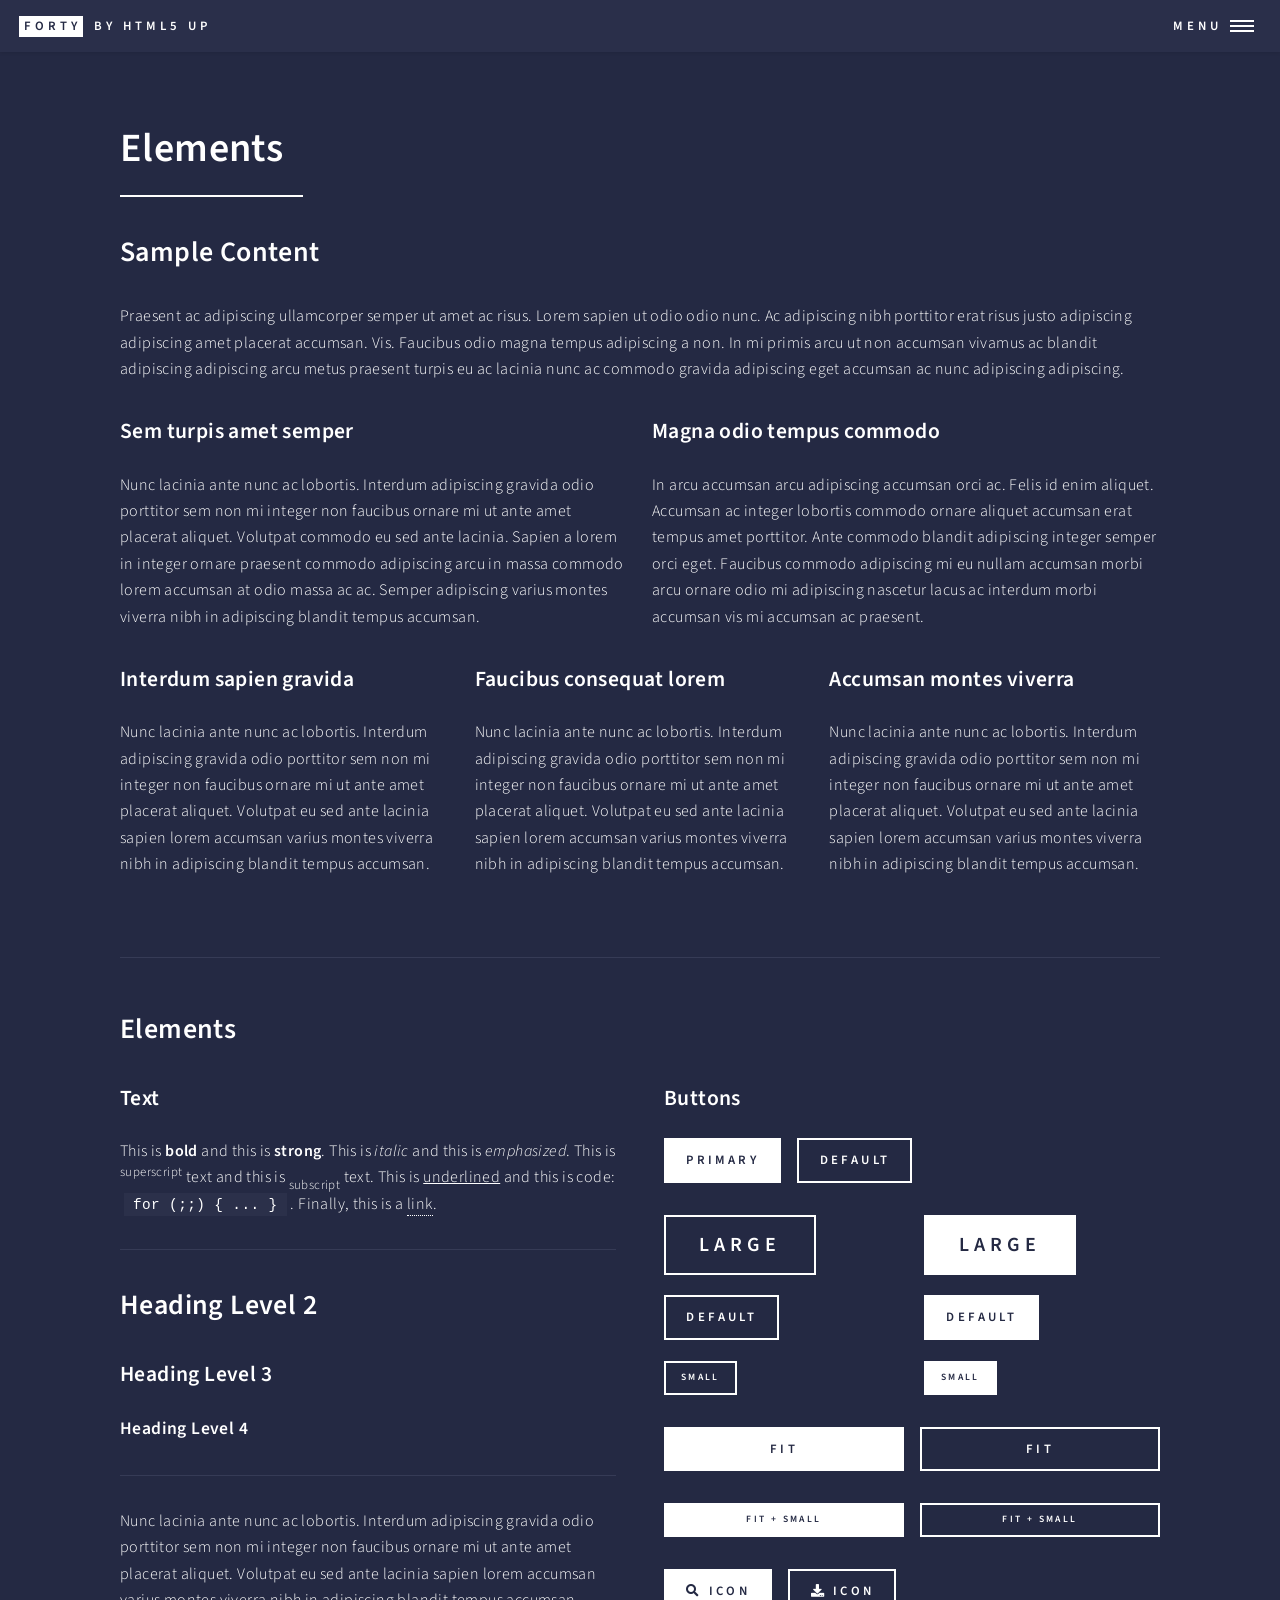
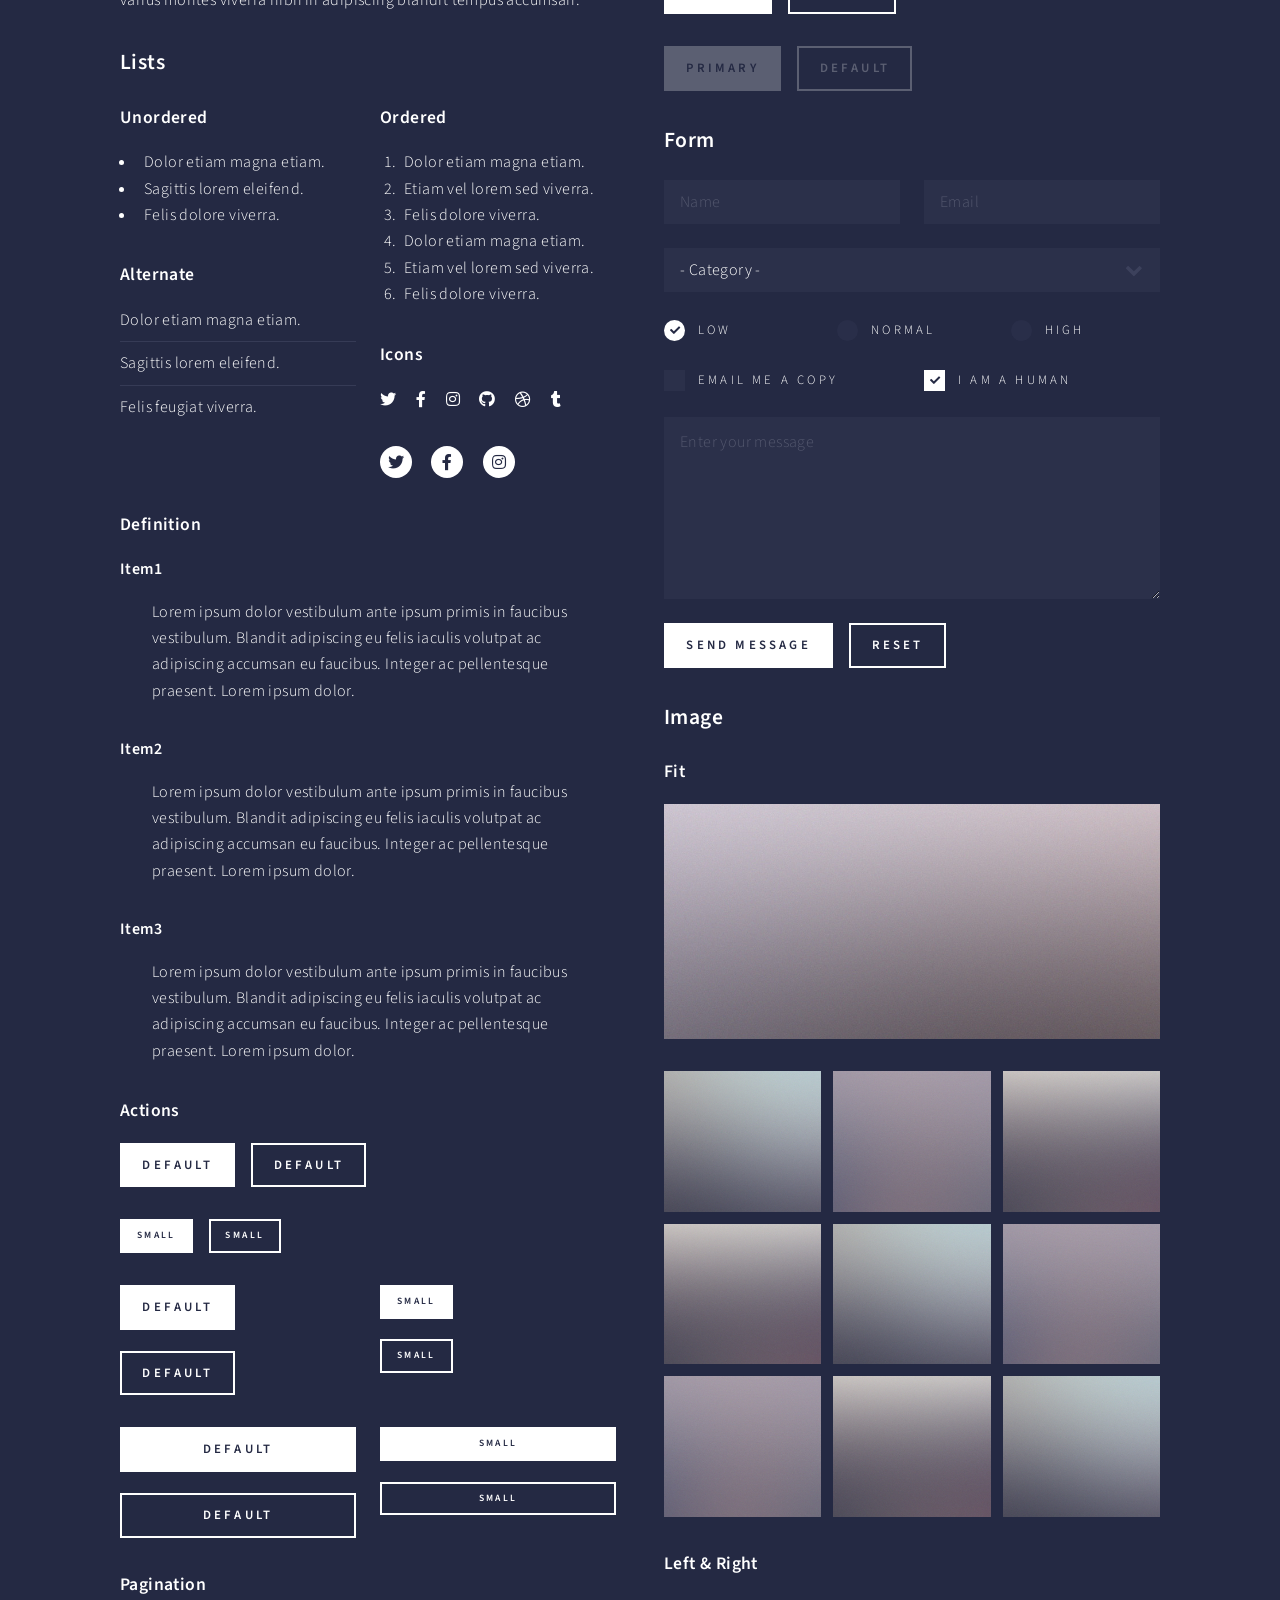
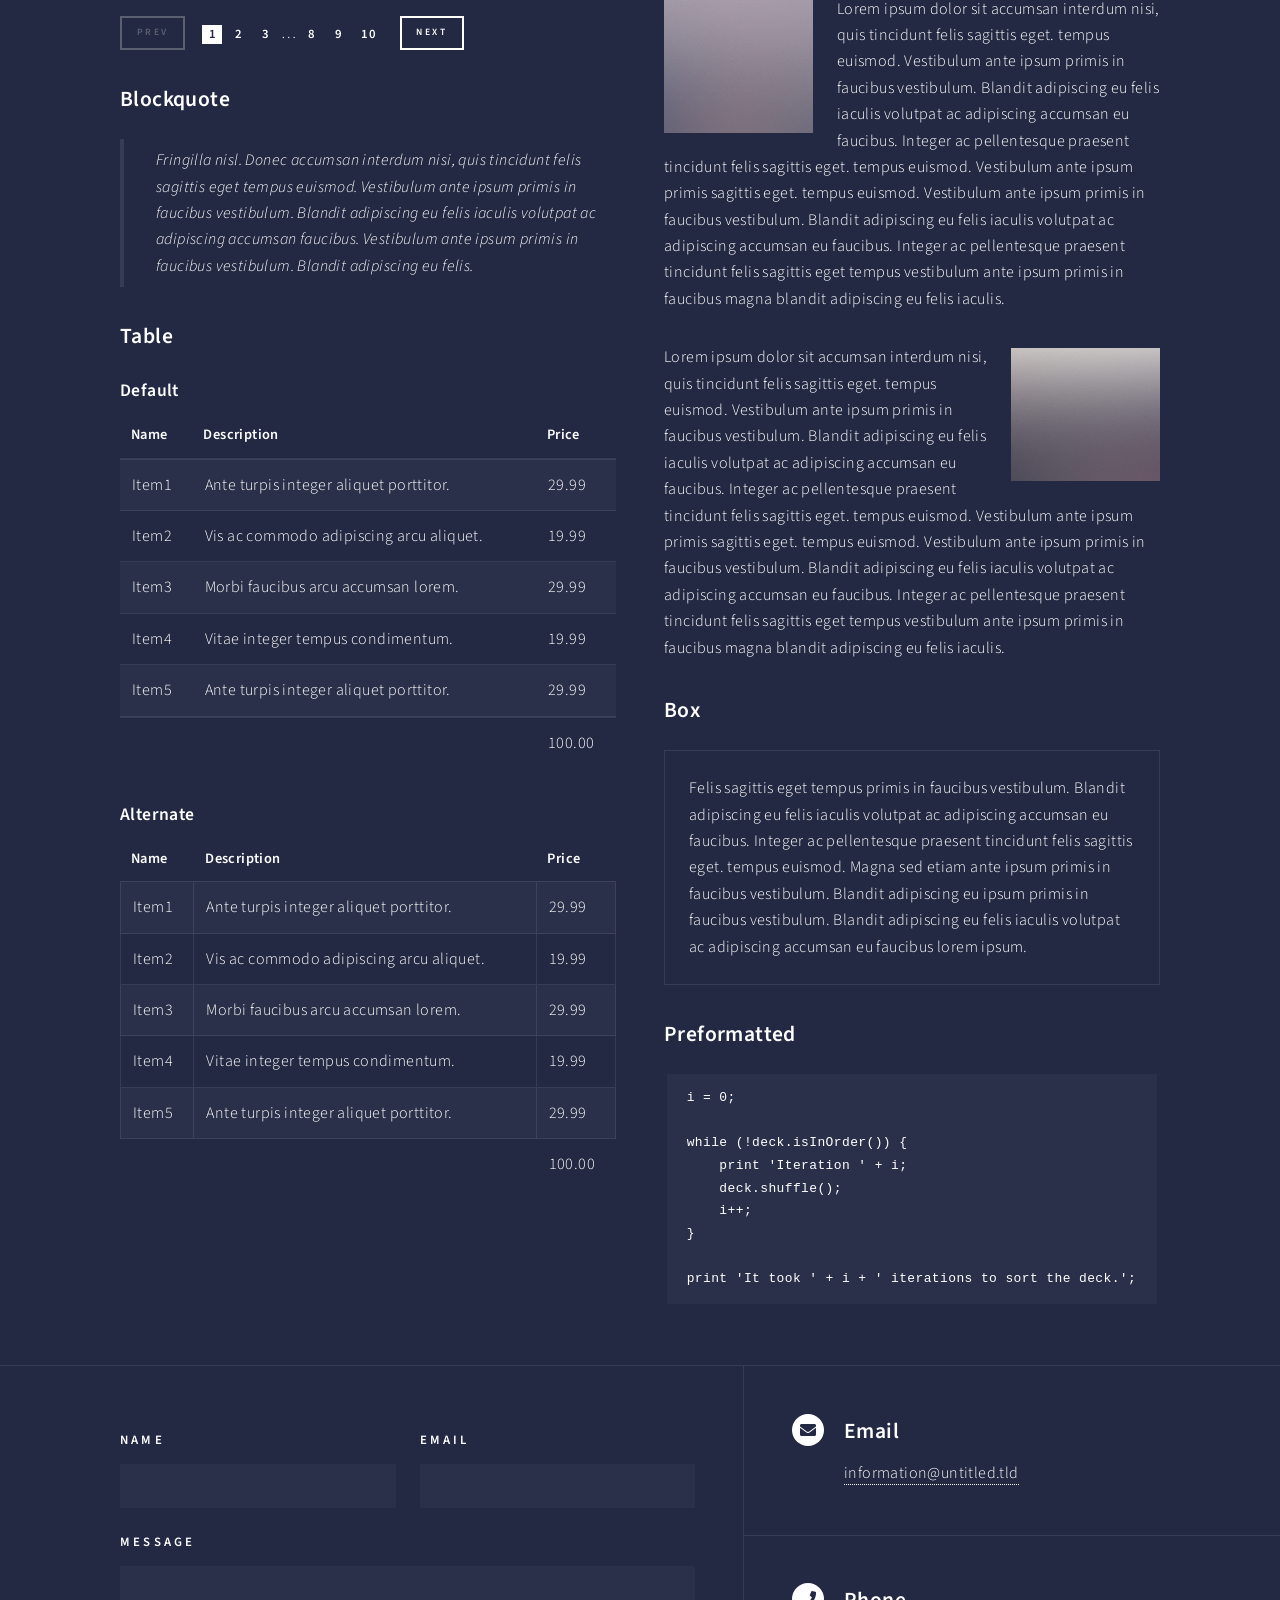
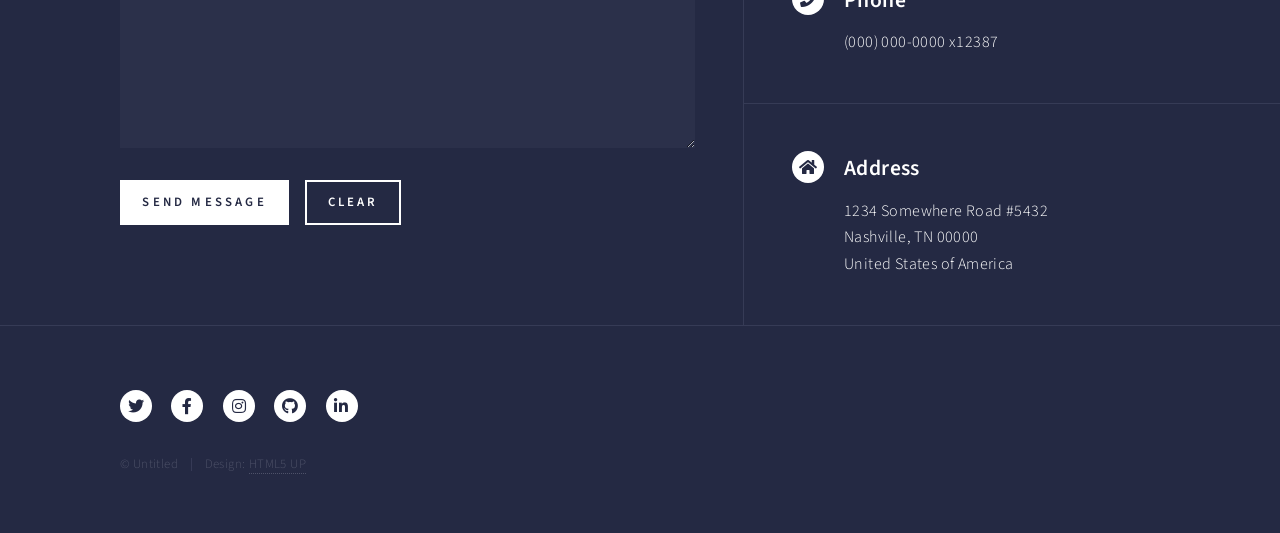
<file: elements.html>
<!DOCTYPE HTML>
<!--
	Forty by HTML5 UP
	html5up.net | @ajlkn
	Free for personal and commercial use under the CCA 3.0 license (html5up.net/license)
-->
<html>
	<head>
		<title>Elements - Forty by HTML5 UP</title>
		<meta charset="utf-8" />
		<meta name="viewport" content="width=device-width, initial-scale=1, user-scalable=no" />
		<link rel="stylesheet" href="assets/css/main.css" />
		<noscript><link rel="stylesheet" href="assets/css/noscript.css" /></noscript>
	</head>
	<body class="is-preload">

		<!-- Wrapper -->
			<div id="wrapper">

				<!-- Header -->
					<header id="header">
						<a href="index.php" class="logo"><strong>Forty</strong> <span>by HTML5 UP</span></a>
						<nav>
							<a href="#menu">Menu</a>
						</nav>
					</header>

				<!-- Menu -->
					<nav id="menu">
						<ul class="links">
							<li><a href="index.php">Home</a></li>
							<li><a href="landing.html">Landing</a></li>
							<li><a href="generic.html">Generic</a></li>
							<li><a href="elements.html">Elements</a></li>
						</ul>
						<ul class="actions stacked">
							<li><a href="#" class="button primary fit">Get Started</a></li>
							<li><a href="#" class="button fit">Log In</a></li>
						</ul>
					</nav>

				<!-- Main -->
					<div id="main" class="alt">

						<!-- One -->
							<section id="one">
								<div class="inner">
									<header class="major">
										<h1>Elements</h1>
									</header>

									<!-- Content -->
										<h2 id="content">Sample Content</h2>
										<p>Praesent ac adipiscing ullamcorper semper ut amet ac risus. Lorem sapien ut odio odio nunc. Ac adipiscing nibh porttitor erat risus justo adipiscing adipiscing amet placerat accumsan. Vis. Faucibus odio magna tempus adipiscing a non. In mi primis arcu ut non accumsan vivamus ac blandit adipiscing adipiscing arcu metus praesent turpis eu ac lacinia nunc ac commodo gravida adipiscing eget accumsan ac nunc adipiscing adipiscing.</p>
										<div class="row">
											<div class="col-6 col-12-small">
												<h3>Sem turpis amet semper</h3>
												<p>Nunc lacinia ante nunc ac lobortis. Interdum adipiscing gravida odio porttitor sem non mi integer non faucibus ornare mi ut ante amet placerat aliquet. Volutpat commodo eu sed ante lacinia. Sapien a lorem in integer ornare praesent commodo adipiscing arcu in massa commodo lorem accumsan at odio massa ac ac. Semper adipiscing varius montes viverra nibh in adipiscing blandit tempus accumsan.</p>
											</div>
											<div class="col-6 col-12-small">
												<h3>Magna odio tempus commodo</h3>
												<p>In arcu accumsan arcu adipiscing accumsan orci ac. Felis id enim aliquet. Accumsan ac integer lobortis commodo ornare aliquet accumsan erat tempus amet porttitor. Ante commodo blandit adipiscing integer semper orci eget. Faucibus commodo adipiscing mi eu nullam accumsan morbi arcu ornare odio mi adipiscing nascetur lacus ac interdum morbi accumsan vis mi accumsan ac praesent.</p>
											</div>
											<!-- Break -->
											<div class="col-4 col-12-medium">
												<h3>Interdum sapien gravida</h3>
												<p>Nunc lacinia ante nunc ac lobortis. Interdum adipiscing gravida odio porttitor sem non mi integer non faucibus ornare mi ut ante amet placerat aliquet. Volutpat eu sed ante lacinia sapien lorem accumsan varius montes viverra nibh in adipiscing blandit tempus accumsan.</p>
											</div>
											<div class="col-4 col-12-medium">
												<h3>Faucibus consequat lorem</h3>
												<p>Nunc lacinia ante nunc ac lobortis. Interdum adipiscing gravida odio porttitor sem non mi integer non faucibus ornare mi ut ante amet placerat aliquet. Volutpat eu sed ante lacinia sapien lorem accumsan varius montes viverra nibh in adipiscing blandit tempus accumsan.</p>
											</div>
											<div class="col-4 col-12-medium">
												<h3>Accumsan montes viverra</h3>
												<p>Nunc lacinia ante nunc ac lobortis. Interdum adipiscing gravida odio porttitor sem non mi integer non faucibus ornare mi ut ante amet placerat aliquet. Volutpat eu sed ante lacinia sapien lorem accumsan varius montes viverra nibh in adipiscing blandit tempus accumsan.</p>
											</div>
										</div>

									<hr class="major" />

									<!-- Elements -->
										<h2 id="elements">Elements</h2>
										<div class="row gtr-200">
											<div class="col-6 col-12-medium">

												<!-- Text stuff -->
													<h3>Text</h3>
													<p>This is <b>bold</b> and this is <strong>strong</strong>. This is <i>italic</i> and this is <em>emphasized</em>.
													This is <sup>superscript</sup> text and this is <sub>subscript</sub> text.
													This is <u>underlined</u> and this is code: <code>for (;;) { ... }</code>.
													Finally, this is a <a href="#">link</a>.</p>
													<hr />
													<h2>Heading Level 2</h2>
													<h3>Heading Level 3</h3>
													<h4>Heading Level 4</h4>
													<hr />
													<p>Nunc lacinia ante nunc ac lobortis. Interdum adipiscing gravida odio porttitor sem non mi integer non faucibus ornare mi ut ante amet placerat aliquet. Volutpat eu sed ante lacinia sapien lorem accumsan varius montes viverra nibh in adipiscing blandit tempus accumsan.</p>

												<!-- Lists -->
													<h3>Lists</h3>
													<div class="row">
														<div class="col-6 col-12-small">

															<h4>Unordered</h4>
															<ul>
																<li>Dolor etiam magna etiam.</li>
																<li>Sagittis lorem eleifend.</li>
																<li>Felis dolore viverra.</li>
															</ul>

															<h4>Alternate</h4>
															<ul class="alt">
																<li>Dolor etiam magna etiam.</li>
																<li>Sagittis lorem eleifend.</li>
																<li>Felis feugiat viverra.</li>
															</ul>

														</div>
														<div class="col-6 col-12-small">

															<h4>Ordered</h4>
															<ol>
																<li>Dolor etiam magna etiam.</li>
																<li>Etiam vel lorem sed viverra.</li>
																<li>Felis dolore viverra.</li>
																<li>Dolor etiam magna etiam.</li>
																<li>Etiam vel lorem sed viverra.</li>
																<li>Felis dolore viverra.</li>
															</ol>

															<h4>Icons</h4>
															<ul class="icons">
																<li><a href="#" class="icon brands fa-twitter"><span class="label">Twitter</span></a></li>
																<li><a href="#" class="icon brands fa-facebook-f"><span class="label">Facebook</span></a></li>
																<li><a href="#" class="icon brands fa-instagram"><span class="label">Instagram</span></a></li>
																<li><a href="#" class="icon brands fa-github"><span class="label">Github</span></a></li>
																<li><a href="#" class="icon brands fa-dribbble"><span class="label">Dribbble</span></a></li>
																<li><a href="#" class="icon brands fa-tumblr"><span class="label">Tumblr</span></a></li>
															</ul>
															<ul class="icons">
																<li><a href="#" class="icon brands alt fa-twitter"><span class="label">Twitter</span></a></li>
																<li><a href="#" class="icon brands alt fa-facebook-f"><span class="label">Facebook</span></a></li>
																<li><a href="#" class="icon brands alt fa-instagram"><span class="label">Instagram</span></a></li>
															</ul>

														</div>
													</div>
													<h4>Definition</h4>
													<dl>
														<dt>Item1</dt>
														<dd>
															<p>Lorem ipsum dolor vestibulum ante ipsum primis in faucibus vestibulum. Blandit adipiscing eu felis iaculis volutpat ac adipiscing accumsan eu faucibus. Integer ac pellentesque praesent. Lorem ipsum dolor.</p>
														</dd>
														<dt>Item2</dt>
														<dd>
															<p>Lorem ipsum dolor vestibulum ante ipsum primis in faucibus vestibulum. Blandit adipiscing eu felis iaculis volutpat ac adipiscing accumsan eu faucibus. Integer ac pellentesque praesent. Lorem ipsum dolor.</p>
														</dd>
														<dt>Item3</dt>
														<dd>
															<p>Lorem ipsum dolor vestibulum ante ipsum primis in faucibus vestibulum. Blandit adipiscing eu felis iaculis volutpat ac adipiscing accumsan eu faucibus. Integer ac pellentesque praesent. Lorem ipsum dolor.</p>
														</dd>
													</dl>

													<h4>Actions</h4>
													<ul class="actions">
														<li><a href="#" class="button primary">Default</a></li>
														<li><a href="#" class="button">Default</a></li>
													</ul>
													<ul class="actions small">
														<li><a href="#" class="button primary small">Small</a></li>
														<li><a href="#" class="button small">Small</a></li>
													</ul>
													<div class="row">
														<div class="col-6 col-12-small">
															<ul class="actions stacked">
																<li><a href="#" class="button primary">Default</a></li>
																<li><a href="#" class="button">Default</a></li>
															</ul>
														</div>
														<div class="col-6 col-12-small">
															<ul class="actions stacked">
																<li><a href="#" class="button primary small">Small</a></li>
																<li><a href="#" class="button small">Small</a></li>
															</ul>
														</div>
														<div class="col-6 col-12-small">
															<ul class="actions stacked">
																<li><a href="#" class="button primary fit">Default</a></li>
																<li><a href="#" class="button fit">Default</a></li>
															</ul>
														</div>
														<div class="col-6 col-12-small">
															<ul class="actions stacked">
																<li><a href="#" class="button primary small fit">Small</a></li>
																<li><a href="#" class="button small fit">Small</a></li>
															</ul>
														</div>
													</div>

													<h4>Pagination</h4>
													<ul class="pagination">
														<li><span class="button small disabled">Prev</span></li>
														<li><a href="#" class="page active">1</a></li>
														<li><a href="#" class="page">2</a></li>
														<li><a href="#" class="page">3</a></li>
														<li><span>&hellip;</span></li>
														<li><a href="#" class="page">8</a></li>
														<li><a href="#" class="page">9</a></li>
														<li><a href="#" class="page">10</a></li>
														<li><a href="#" class="button small">Next</a></li>
													</ul>

												<!-- Blockquote -->
													<h3>Blockquote</h3>
													<blockquote>Fringilla nisl. Donec accumsan interdum nisi, quis tincidunt felis sagittis eget tempus euismod. Vestibulum ante ipsum primis in faucibus vestibulum. Blandit adipiscing eu felis iaculis volutpat ac adipiscing accumsan faucibus. Vestibulum ante ipsum primis in faucibus vestibulum. Blandit adipiscing eu felis.</blockquote>

												<!-- Table -->
													<h3>Table</h3>

													<h4>Default</h4>
													<div class="table-wrapper">
														<table>
															<thead>
																<tr>
																	<th>Name</th>
																	<th>Description</th>
																	<th>Price</th>
																</tr>
															</thead>
															<tbody>
																<tr>
																	<td>Item1</td>
																	<td>Ante turpis integer aliquet porttitor.</td>
																	<td>29.99</td>
																</tr>
																<tr>
																	<td>Item2</td>
																	<td>Vis ac commodo adipiscing arcu aliquet.</td>
																	<td>19.99</td>
																</tr>
																<tr>
																	<td>Item3</td>
																	<td> Morbi faucibus arcu accumsan lorem.</td>
																	<td>29.99</td>
																</tr>
																<tr>
																	<td>Item4</td>
																	<td>Vitae integer tempus condimentum.</td>
																	<td>19.99</td>
																</tr>
																<tr>
																	<td>Item5</td>
																	<td>Ante turpis integer aliquet porttitor.</td>
																	<td>29.99</td>
																</tr>
															</tbody>
															<tfoot>
																<tr>
																	<td colspan="2"></td>
																	<td>100.00</td>
																</tr>
															</tfoot>
														</table>
													</div>

													<h4>Alternate</h4>
													<div class="table-wrapper">
														<table class="alt">
															<thead>
																<tr>
																	<th>Name</th>
																	<th>Description</th>
																	<th>Price</th>
																</tr>
															</thead>
															<tbody>
																<tr>
																	<td>Item1</td>
																	<td>Ante turpis integer aliquet porttitor.</td>
																	<td>29.99</td>
																</tr>
																<tr>
																	<td>Item2</td>
																	<td>Vis ac commodo adipiscing arcu aliquet.</td>
																	<td>19.99</td>
																</tr>
																<tr>
																	<td>Item3</td>
																	<td> Morbi faucibus arcu accumsan lorem.</td>
																	<td>29.99</td>
																</tr>
																<tr>
																	<td>Item4</td>
																	<td>Vitae integer tempus condimentum.</td>
																	<td>19.99</td>
																</tr>
																<tr>
																	<td>Item5</td>
																	<td>Ante turpis integer aliquet porttitor.</td>
																	<td>29.99</td>
																</tr>
															</tbody>
															<tfoot>
																<tr>
																	<td colspan="2"></td>
																	<td>100.00</td>
																</tr>
															</tfoot>
														</table>
													</div>

											</div>
											<div class="col-6 col-12-medium">

												<!-- Buttons -->
													<h3>Buttons</h3>
													<ul class="actions">
														<li><a href="#" class="button primary">Primary</a></li>
														<li><a href="#" class="button">Default</a></li>
													</ul>
													<div class="row">
														<div class="col-6 col-12-xsmall">
															<ul class="actions stacked">
																<li><a href="#" class="button large">Large</a></li>
																<li><a href="#" class="button">Default</a></li>
																<li><a href="#" class="button small">Small</a></li>
															</ul>
														</div>
														<div class="col-6 col-12-xsmall">
															<ul class="actions stacked">
																<li><a href="#" class="button primary large">Large</a></li>
																<li><a href="#" class="button primary">Default</a></li>
																<li><a href="#" class="button primary small">Small</a></li>
															</ul>
														</div>
													</div>
													<ul class="actions fit">
														<li><a href="#" class="button primary fit">Fit</a></li>
														<li><a href="#" class="button fit">Fit</a></li>
													</ul>
													<ul class="actions fit small">
														<li><a href="#" class="button primary fit small">Fit + Small</a></li>
														<li><a href="#" class="button fit small">Fit + Small</a></li>
													</ul>
													<ul class="actions">
														<li><a href="#" class="button primary icon solid fa-search">Icon</a></li>
														<li><a href="#" class="button icon solid fa-download">Icon</a></li>
													</ul>
													<ul class="actions">
														<li><span class="button primary disabled">Primary</span></li>
														<li><span class="button disabled">Default</span></li>
													</ul>

												<!-- Form -->
													<h3>Form</h3>

													<form method="post" action="#">
														<div class="row gtr-uniform">
															<div class="col-6 col-12-xsmall">
																<input type="text" name="demo-name" id="demo-name" value="" placeholder="Name" />
															</div>
															<div class="col-6 col-12-xsmall">
																<input type="email" name="demo-email" id="demo-email" value="" placeholder="Email" />
															</div>
															<!-- Break -->
															<div class="col-12">
																<select name="demo-category" id="demo-category">
																	<option value="">- Category -</option>
																	<option value="1">Manufacturing</option>
																	<option value="1">Shipping</option>
																	<option value="1">Administration</option>
																	<option value="1">Human Resources</option>
																</select>
															</div>
															<!-- Break -->
															<div class="col-4 col-12-small">
																<input type="radio" id="demo-priority-low" name="demo-priority" checked>
																<label for="demo-priority-low">Low</label>
															</div>
															<div class="col-4 col-12-small">
																<input type="radio" id="demo-priority-normal" name="demo-priority">
																<label for="demo-priority-normal">Normal</label>
															</div>
															<div class="col-4 col-12-small">
																<input type="radio" id="demo-priority-high" name="demo-priority">
																<label for="demo-priority-high">High</label>
															</div>
															<!-- Break -->
															<div class="col-6 col-12-small">
																<input type="checkbox" id="demo-copy" name="demo-copy">
																<label for="demo-copy">Email me a copy</label>
															</div>
															<div class="col-6 col-12-small">
																<input type="checkbox" id="demo-human" name="demo-human" checked>
																<label for="demo-human">I am a human</label>
															</div>
															<!-- Break -->
															<div class="col-12">
																<textarea name="demo-message" id="demo-message" placeholder="Enter your message" rows="6"></textarea>
															</div>
															<!-- Break -->
															<div class="col-12">
																<ul class="actions">
																	<li><input type="submit" value="Send Message" class="primary" /></li>
																	<li><input type="reset" value="Reset" /></li>
																</ul>
															</div>
														</div>
													</form>

												<!-- Image -->
													<h3>Image</h3>

													<h4>Fit</h4>
													<span class="image fit"><img src="images/pic03.jpg" alt="" /></span>
													<div class="box alt">
														<div class="row gtr-50 gtr-uniform">
															<div class="col-4"><span class="image fit"><img src="images/pic08.jpg" alt="" /></span></div>
															<div class="col-4"><span class="image fit"><img src="images/pic09.jpg" alt="" /></span></div>
															<div class="col-4"><span class="image fit"><img src="images/pic10.jpg" alt="" /></span></div>
															<!-- Break -->
															<div class="col-4"><span class="image fit"><img src="images/pic10.jpg" alt="" /></span></div>
															<div class="col-4"><span class="image fit"><img src="images/pic08.jpg" alt="" /></span></div>
															<div class="col-4"><span class="image fit"><img src="images/pic09.jpg" alt="" /></span></div>
															<!-- Break -->
															<div class="col-4"><span class="image fit"><img src="images/pic09.jpg" alt="" /></span></div>
															<div class="col-4"><span class="image fit"><img src="images/pic10.jpg" alt="" /></span></div>
															<div class="col-4"><span class="image fit"><img src="images/pic08.jpg" alt="" /></span></div>
														</div>
													</div>

													<h4>Left &amp; Right</h4>
													<p><span class="image left"><img src="images/pic09.jpg" alt="" /></span>Lorem ipsum dolor sit accumsan interdum nisi, quis tincidunt felis sagittis eget. tempus euismod. Vestibulum ante ipsum primis in faucibus vestibulum. Blandit adipiscing eu felis iaculis volutpat ac adipiscing accumsan eu faucibus. Integer ac pellentesque praesent tincidunt felis sagittis eget. tempus euismod. Vestibulum ante ipsum primis sagittis eget. tempus euismod. Vestibulum ante ipsum primis in faucibus vestibulum. Blandit adipiscing eu felis iaculis volutpat ac adipiscing accumsan eu faucibus. Integer ac pellentesque praesent tincidunt felis sagittis eget tempus vestibulum ante ipsum primis in faucibus magna blandit adipiscing eu felis iaculis.</p>
													<p><span class="image right"><img src="images/pic10.jpg" alt="" /></span>Lorem ipsum dolor sit accumsan interdum nisi, quis tincidunt felis sagittis eget. tempus euismod. Vestibulum ante ipsum primis in faucibus vestibulum. Blandit adipiscing eu felis iaculis volutpat ac adipiscing accumsan eu faucibus. Integer ac pellentesque praesent tincidunt felis sagittis eget. tempus euismod. Vestibulum ante ipsum primis sagittis eget. tempus euismod. Vestibulum ante ipsum primis in faucibus vestibulum. Blandit adipiscing eu felis iaculis volutpat ac adipiscing accumsan eu faucibus. Integer ac pellentesque praesent tincidunt felis sagittis eget tempus vestibulum ante ipsum primis in faucibus magna blandit adipiscing eu felis iaculis.</p>

												<!-- Box -->
													<h3>Box</h3>
													<div class="box">
														<p>Felis sagittis eget tempus primis in faucibus vestibulum. Blandit adipiscing eu felis iaculis volutpat ac adipiscing accumsan eu faucibus. Integer ac pellentesque praesent tincidunt felis sagittis eget. tempus euismod. Magna sed etiam ante ipsum primis in faucibus vestibulum. Blandit adipiscing eu ipsum primis in faucibus vestibulum. Blandit adipiscing eu felis iaculis volutpat ac adipiscing accumsan eu faucibus lorem ipsum.</p>
													</div>

												<!-- Preformatted Code -->
													<h3>Preformatted</h3>
													<pre><code>i = 0;

while (!deck.isInOrder()) {
    print 'Iteration ' + i;
    deck.shuffle();
    i++;
}

print 'It took ' + i + ' iterations to sort the deck.';
</code></pre>

											</div>
										</div>

								</div>
							</section>

					</div>

				<!-- Contact -->
					<section id="contact">
						<div class="inner">
							<section>
								<form method="post" action="#">
									<div class="fields">
										<div class="field half">
											<label for="name">Name</label>
											<input type="text" name="name" id="name" />
										</div>
										<div class="field half">
											<label for="email">Email</label>
											<input type="text" name="email" id="email" />
										</div>
										<div class="field">
											<label for="message">Message</label>
											<textarea name="message" id="message" rows="6"></textarea>
										</div>
									</div>
									<ul class="actions">
										<li><input type="submit" value="Send Message" class="primary" /></li>
										<li><input type="reset" value="Clear" /></li>
									</ul>
								</form>
							</section>
							<section class="split">
								<section>
									<div class="contact-method">
										<span class="icon solid alt fa-envelope"></span>
										<h3>Email</h3>
										<a href="#">information@untitled.tld</a>
									</div>
								</section>
								<section>
									<div class="contact-method">
										<span class="icon solid alt fa-phone"></span>
										<h3>Phone</h3>
										<span>(000) 000-0000 x12387</span>
									</div>
								</section>
								<section>
									<div class="contact-method">
										<span class="icon solid alt fa-home"></span>
										<h3>Address</h3>
										<span>1234 Somewhere Road #5432<br />
										Nashville, TN 00000<br />
										United States of America</span>
									</div>
								</section>
							</section>
						</div>
					</section>

				<!-- Footer -->
					<footer id="footer">
						<div class="inner">
							<ul class="icons">
								<li><a href="#" class="icon brands alt fa-twitter"><span class="label">Twitter</span></a></li>
								<li><a href="#" class="icon brands alt fa-facebook-f"><span class="label">Facebook</span></a></li>
								<li><a href="#" class="icon brands alt fa-instagram"><span class="label">Instagram</span></a></li>
								<li><a href="#" class="icon brands alt fa-github"><span class="label">GitHub</span></a></li>
								<li><a href="#" class="icon brands alt fa-linkedin-in"><span class="label">LinkedIn</span></a></li>
							</ul>
							<ul class="copyright">
								<li>&copy; Untitled</li><li>Design: <a href="https://html5up.net">HTML5 UP</a></li>
							</ul>
						</div>
					</footer>

			</div>

		<!-- Scripts -->
			<script src="assets/js/jquery.min.js"></script>
			<script src="assets/js/jquery.scrolly.min.js"></script>
			<script src="assets/js/jquery.scrollex.min.js"></script>
			<script src="assets/js/browser.min.js"></script>
			<script src="assets/js/breakpoints.min.js"></script>
			<script src="assets/js/util.js"></script>
			<script src="assets/js/main.js"></script>

	</body>
</html>
</file>
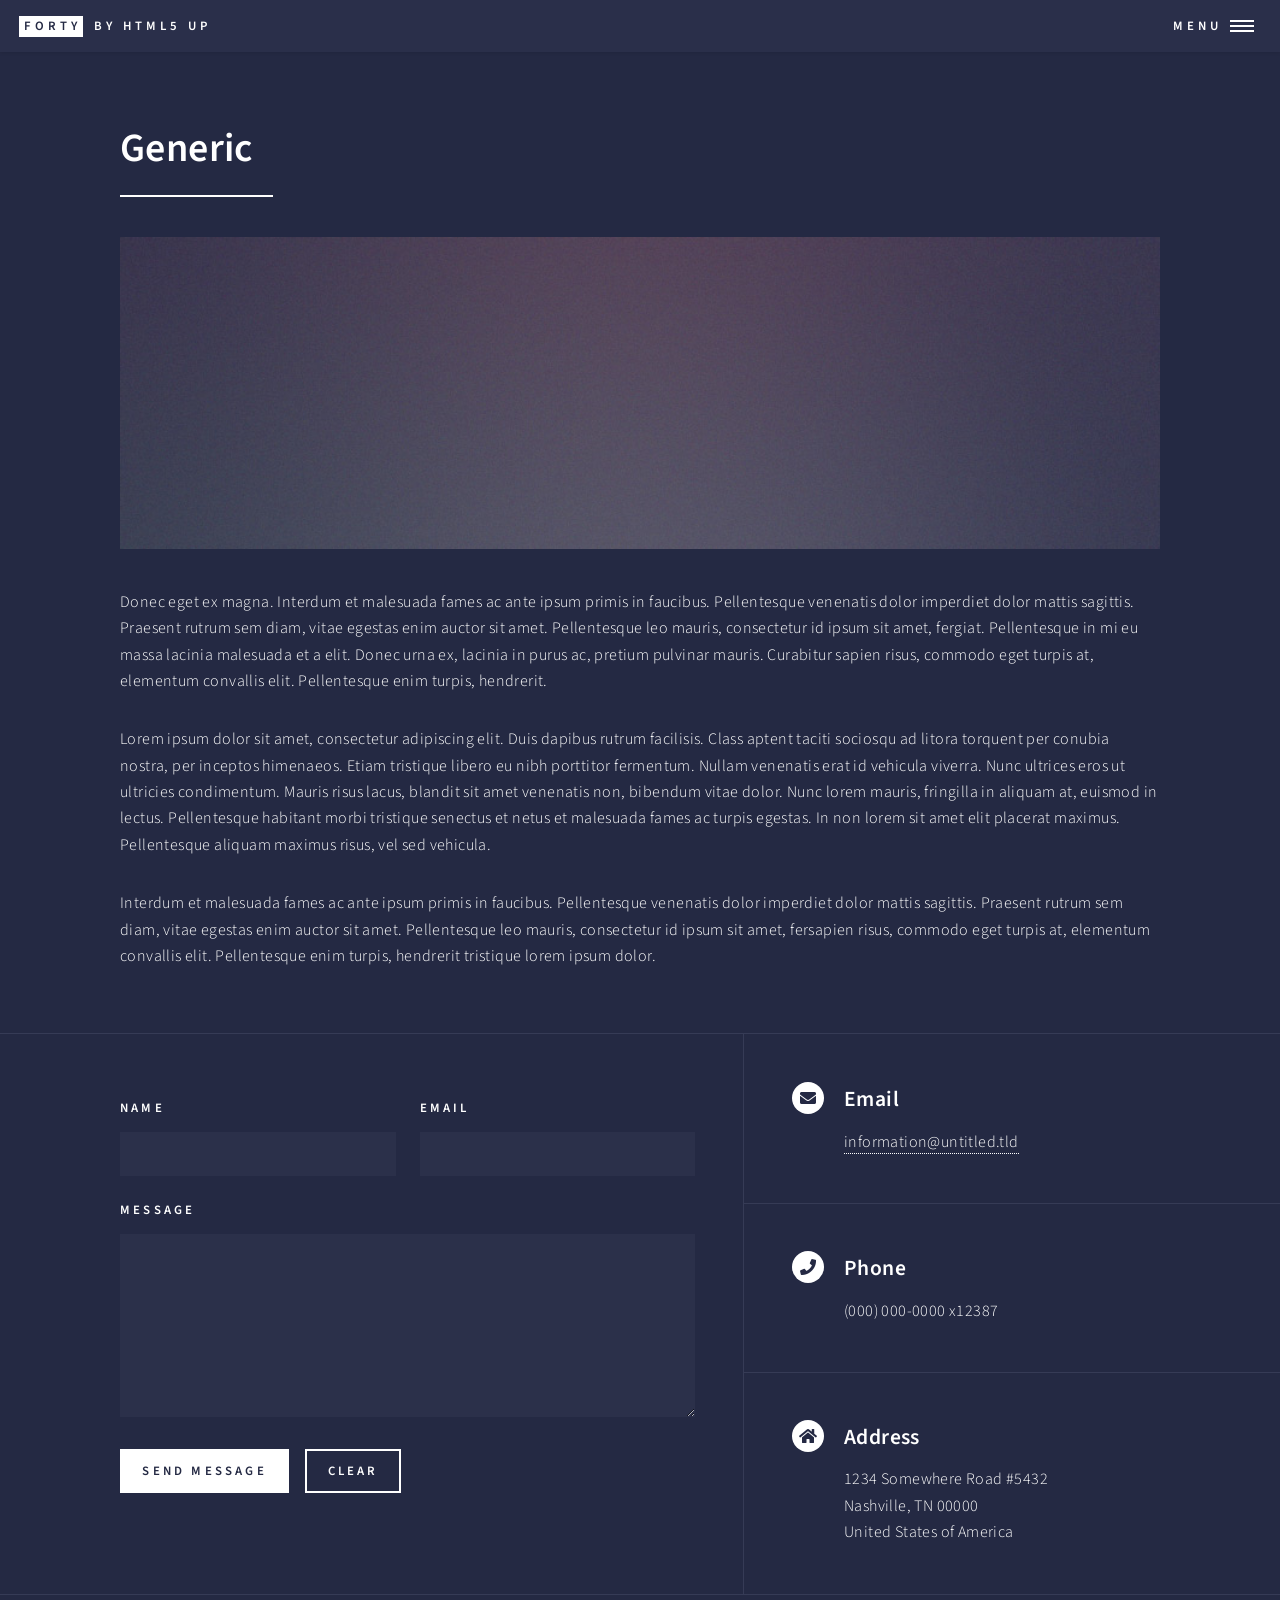
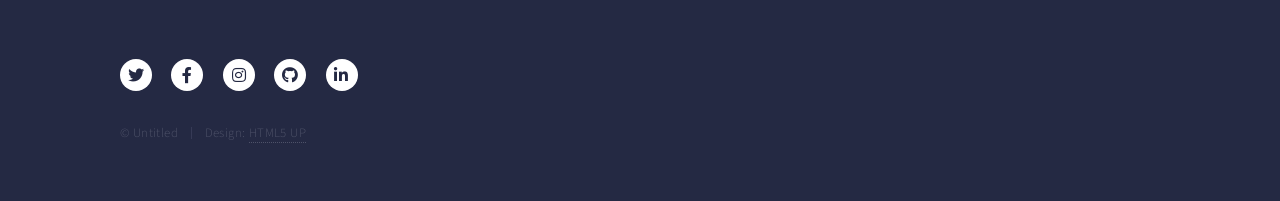
<file: generic.html>
<!DOCTYPE HTML>
<!--
	Forty by HTML5 UP
	html5up.net | @ajlkn
	Free for personal and commercial use under the CCA 3.0 license (html5up.net/license)
-->
<html>
	<head>
		<title>Generic - Forty by HTML5 UP</title>
		<meta charset="utf-8" />
		<meta name="viewport" content="width=device-width, initial-scale=1, user-scalable=no" />
		<link rel="stylesheet" href="assets/css/main.css" />
		<noscript><link rel="stylesheet" href="assets/css/noscript.css" /></noscript>
	</head>
	<body class="is-preload">

		<!-- Wrapper -->
			<div id="wrapper">

				<!-- Header -->
					<header id="header">
						<a href="index.php" class="logo"><strong>Forty</strong> <span>by HTML5 UP</span></a>
						<nav>
							<a href="#menu">Menu</a>
						</nav>
					</header>

				<!-- Menu -->
					<nav id="menu">
						<ul class="links">
							<li><a href="index.php">Home</a></li>
							<li><a href="landing.html">Landing</a></li>
							<li><a href="generic.html">Generic</a></li>
							<li><a href="elements.html">Elements</a></li>
						</ul>
						<ul class="actions stacked">
							<li><a href="#" class="button primary fit">Get Started</a></li>
							<li><a href="#" class="button fit">Log In</a></li>
						</ul>
					</nav>

				<!-- Main -->
					<div id="main" class="alt">

						<!-- One -->
							<section id="one">
								<div class="inner">
									<header class="major">
										<h1>Generic</h1>
									</header>
									<span class="image main"><img src="images/pic11.jpg" alt="" /></span>
									<p>Donec eget ex magna. Interdum et malesuada fames ac ante ipsum primis in faucibus. Pellentesque venenatis dolor imperdiet dolor mattis sagittis. Praesent rutrum sem diam, vitae egestas enim auctor sit amet. Pellentesque leo mauris, consectetur id ipsum sit amet, fergiat. Pellentesque in mi eu massa lacinia malesuada et a elit. Donec urna ex, lacinia in purus ac, pretium pulvinar mauris. Curabitur sapien risus, commodo eget turpis at, elementum convallis elit. Pellentesque enim turpis, hendrerit.</p>
									<p>Lorem ipsum dolor sit amet, consectetur adipiscing elit. Duis dapibus rutrum facilisis. Class aptent taciti sociosqu ad litora torquent per conubia nostra, per inceptos himenaeos. Etiam tristique libero eu nibh porttitor fermentum. Nullam venenatis erat id vehicula viverra. Nunc ultrices eros ut ultricies condimentum. Mauris risus lacus, blandit sit amet venenatis non, bibendum vitae dolor. Nunc lorem mauris, fringilla in aliquam at, euismod in lectus. Pellentesque habitant morbi tristique senectus et netus et malesuada fames ac turpis egestas. In non lorem sit amet elit placerat maximus. Pellentesque aliquam maximus risus, vel sed vehicula.</p>
									<p>Interdum et malesuada fames ac ante ipsum primis in faucibus. Pellentesque venenatis dolor imperdiet dolor mattis sagittis. Praesent rutrum sem diam, vitae egestas enim auctor sit amet. Pellentesque leo mauris, consectetur id ipsum sit amet, fersapien risus, commodo eget turpis at, elementum convallis elit. Pellentesque enim turpis, hendrerit tristique lorem ipsum dolor.</p>
								</div>
							</section>

					</div>

				<!-- Contact -->
					<section id="contact">
						<div class="inner">
							<section>
								<form method="post" action="#">
									<div class="fields">
										<div class="field half">
											<label for="name">Name</label>
											<input type="text" name="name" id="name" />
										</div>
										<div class="field half">
											<label for="email">Email</label>
											<input type="text" name="email" id="email" />
										</div>
										<div class="field">
											<label for="message">Message</label>
											<textarea name="message" id="message" rows="6"></textarea>
										</div>
									</div>
									<ul class="actions">
										<li><input type="submit" value="Send Message" class="primary" /></li>
										<li><input type="reset" value="Clear" /></li>
									</ul>
								</form>
							</section>
							<section class="split">
								<section>
									<div class="contact-method">
										<span class="icon solid alt fa-envelope"></span>
										<h3>Email</h3>
										<a href="#">information@untitled.tld</a>
									</div>
								</section>
								<section>
									<div class="contact-method">
										<span class="icon solid alt fa-phone"></span>
										<h3>Phone</h3>
										<span>(000) 000-0000 x12387</span>
									</div>
								</section>
								<section>
									<div class="contact-method">
										<span class="icon solid alt fa-home"></span>
										<h3>Address</h3>
										<span>1234 Somewhere Road #5432<br />
										Nashville, TN 00000<br />
										United States of America</span>
									</div>
								</section>
							</section>
						</div>
					</section>

				<!-- Footer -->
					<footer id="footer">
						<div class="inner">
							<ul class="icons">
								<li><a href="#" class="icon brands alt fa-twitter"><span class="label">Twitter</span></a></li>
								<li><a href="#" class="icon brands alt fa-facebook-f"><span class="label">Facebook</span></a></li>
								<li><a href="#" class="icon brands alt fa-instagram"><span class="label">Instagram</span></a></li>
								<li><a href="#" class="icon brands alt fa-github"><span class="label">GitHub</span></a></li>
								<li><a href="#" class="icon brands alt fa-linkedin-in"><span class="label">LinkedIn</span></a></li>
							</ul>
							<ul class="copyright">
								<li>&copy; Untitled</li><li>Design: <a href="https://html5up.net">HTML5 UP</a></li>
							</ul>
						</div>
					</footer>

			</div>

		<!-- Scripts -->
			<script src="assets/js/jquery.min.js"></script>
			<script src="assets/js/jquery.scrolly.min.js"></script>
			<script src="assets/js/jquery.scrollex.min.js"></script>
			<script src="assets/js/browser.min.js"></script>
			<script src="assets/js/breakpoints.min.js"></script>
			<script src="assets/js/util.js"></script>
			<script src="assets/js/main.js"></script>

	</body>
</html>
</file>
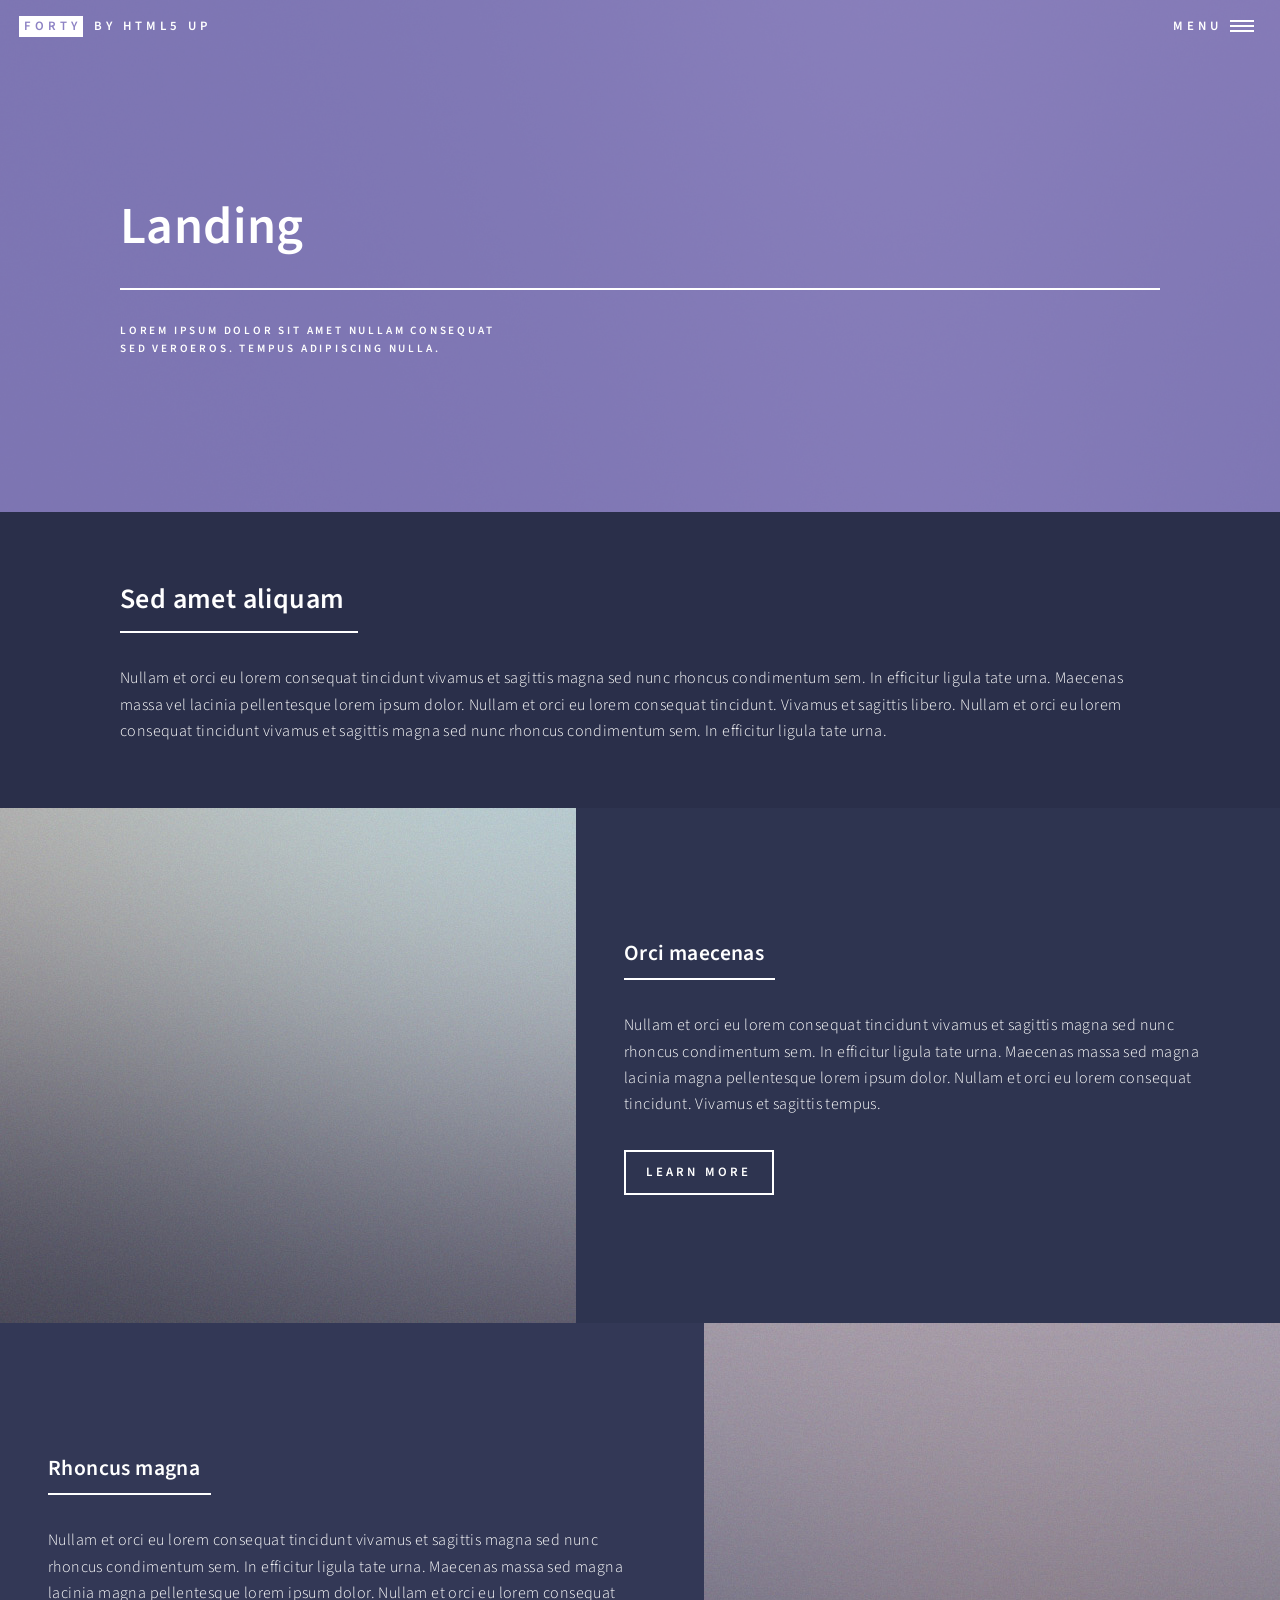
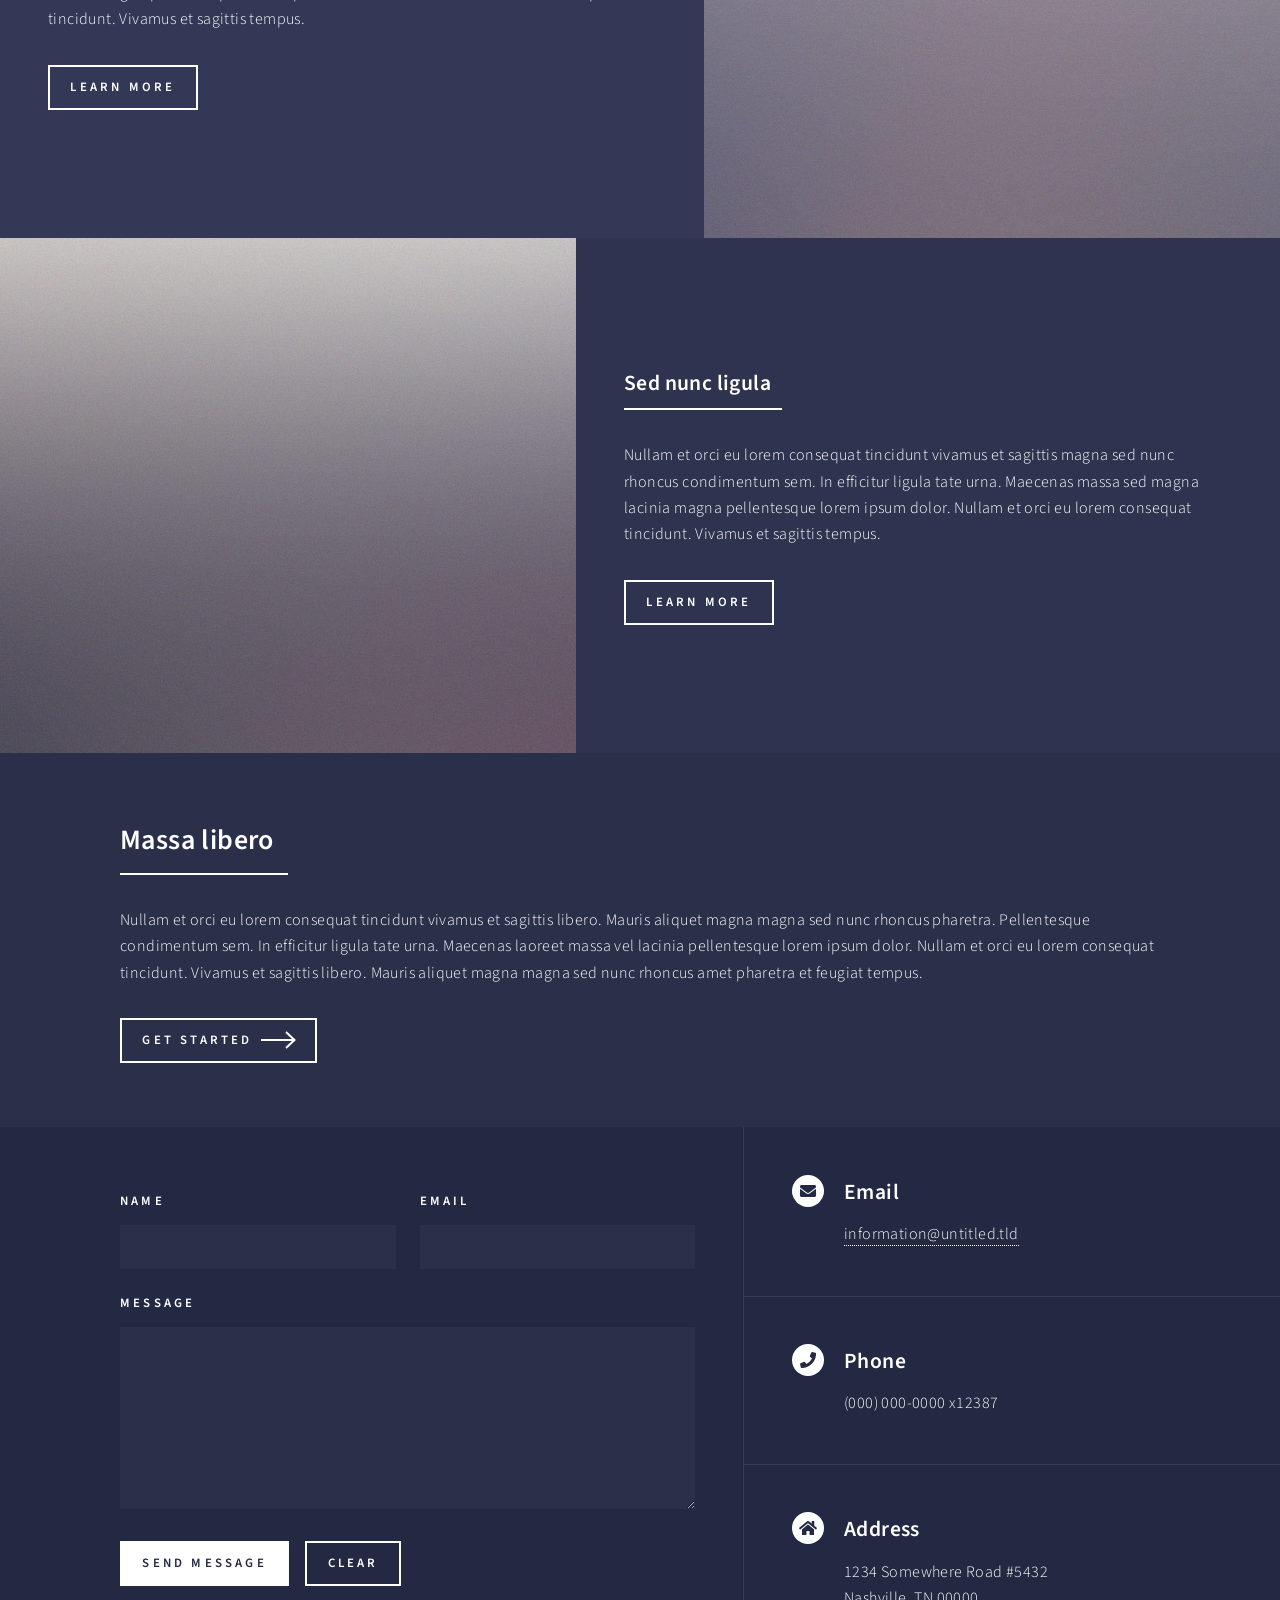
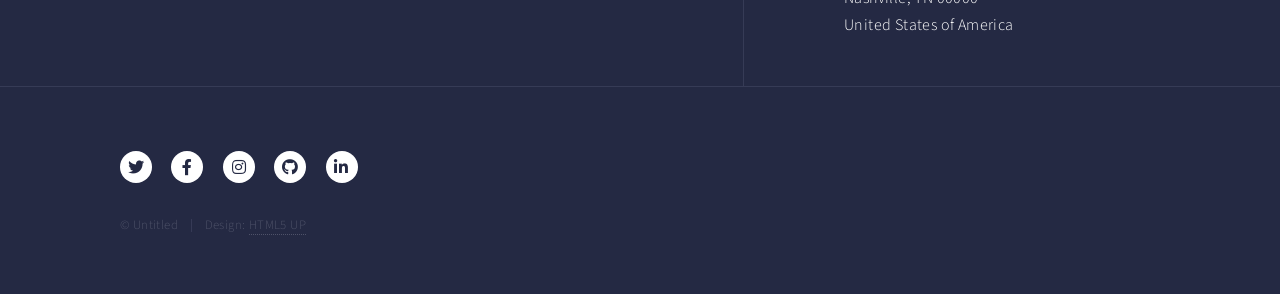
<file: landing.html>
<!DOCTYPE HTML>
<!--
	Forty by HTML5 UP
	html5up.net | @ajlkn
	Free for personal and commercial use under the CCA 3.0 license (html5up.net/license)
-->
<html>
	<head>
		<title>Landing - Forty by HTML5 UP</title>
		<meta charset="utf-8" />
		<meta name="viewport" content="width=device-width, initial-scale=1, user-scalable=no" />
		<link rel="stylesheet" href="assets/css/main.css" />
		<noscript><link rel="stylesheet" href="assets/css/noscript.css" /></noscript>
	</head>
	<body class="is-preload">

		<!-- Wrapper -->
			<div id="wrapper">

				<!-- Header -->
				<!-- Note: The "styleN" class below should match that of the banner element. -->
					<header id="header" class="alt style2">
						<a href="index.html" class="logo"><strong>Forty</strong> <span>by HTML5 UP</span></a>
						<nav>
							<a href="#menu">Menu</a>
						</nav>
					</header>

				<!-- Menu -->
					<nav id="menu">
						<ul class="links">
							<li><a href="index.html">Home</a></li>
							<li><a href="landing.html">Landing</a></li>
							<li><a href="generic.html">Generic</a></li>
							<li><a href="elements.html">Elements</a></li>
						</ul>
						<ul class="actions stacked">
							<li><a href="#" class="button primary fit">Get Started</a></li>
							<li><a href="#" class="button fit">Log In</a></li>
						</ul>
					</nav>

				<!-- Banner -->
				<!-- Note: The "styleN" class below should match that of the header element. -->
					<section id="banner" class="style2">
						<div class="inner">
							<span class="image">
								<img src="images/pic07.jpg" alt="" />
							</span>
							<header class="major">
								<h1>Landing</h1>
							</header>
							<div class="content">
								<p>Lorem ipsum dolor sit amet nullam consequat<br />
								sed veroeros. tempus adipiscing nulla.</p>
							</div>
						</div>
					</section>

				<!-- Main -->
					<div id="main">

						<!-- One -->
							<section id="one">
								<div class="inner">
									<header class="major">
										<h2>Sed amet aliquam</h2>
									</header>
									<p>Nullam et orci eu lorem consequat tincidunt vivamus et sagittis magna sed nunc rhoncus condimentum sem. In efficitur ligula tate urna. Maecenas massa vel lacinia pellentesque lorem ipsum dolor. Nullam et orci eu lorem consequat tincidunt. Vivamus et sagittis libero. Nullam et orci eu lorem consequat tincidunt vivamus et sagittis magna sed nunc rhoncus condimentum sem. In efficitur ligula tate urna.</p>
								</div>
							</section>

						<!-- Two -->
							<section id="two" class="spotlights">
								<section>
									<a href="generic.html" class="image">
										<img src="images/pic08.jpg" alt="" data-position="center center" />
									</a>
									<div class="content">
										<div class="inner">
											<header class="major">
												<h3>Orci maecenas</h3>
											</header>
											<p>Nullam et orci eu lorem consequat tincidunt vivamus et sagittis magna sed nunc rhoncus condimentum sem. In efficitur ligula tate urna. Maecenas massa sed magna lacinia magna pellentesque lorem ipsum dolor. Nullam et orci eu lorem consequat tincidunt. Vivamus et sagittis tempus.</p>
											<ul class="actions">
												<li><a href="generic.html" class="button">Learn more</a></li>
											</ul>
										</div>
									</div>
								</section>
								<section>
									<a href="generic.html" class="image">
										<img src="images/pic09.jpg" alt="" data-position="top center" />
									</a>
									<div class="content">
										<div class="inner">
											<header class="major">
												<h3>Rhoncus magna</h3>
											</header>
											<p>Nullam et orci eu lorem consequat tincidunt vivamus et sagittis magna sed nunc rhoncus condimentum sem. In efficitur ligula tate urna. Maecenas massa sed magna lacinia magna pellentesque lorem ipsum dolor. Nullam et orci eu lorem consequat tincidunt. Vivamus et sagittis tempus.</p>
											<ul class="actions">
												<li><a href="generic.html" class="button">Learn more</a></li>
											</ul>
										</div>
									</div>
								</section>
								<section>
									<a href="generic.html" class="image">
										<img src="images/pic10.jpg" alt="" data-position="25% 25%" />
									</a>
									<div class="content">
										<div class="inner">
											<header class="major">
												<h3>Sed nunc ligula</h3>
											</header>
											<p>Nullam et orci eu lorem consequat tincidunt vivamus et sagittis magna sed nunc rhoncus condimentum sem. In efficitur ligula tate urna. Maecenas massa sed magna lacinia magna pellentesque lorem ipsum dolor. Nullam et orci eu lorem consequat tincidunt. Vivamus et sagittis tempus.</p>
											<ul class="actions">
												<li><a href="generic.html" class="button">Learn more</a></li>
											</ul>
										</div>
									</div>
								</section>
							</section>

						<!-- Three -->
							<section id="three">
								<div class="inner">
									<header class="major">
										<h2>Massa libero</h2>
									</header>
									<p>Nullam et orci eu lorem consequat tincidunt vivamus et sagittis libero. Mauris aliquet magna magna sed nunc rhoncus pharetra. Pellentesque condimentum sem. In efficitur ligula tate urna. Maecenas laoreet massa vel lacinia pellentesque lorem ipsum dolor. Nullam et orci eu lorem consequat tincidunt. Vivamus et sagittis libero. Mauris aliquet magna magna sed nunc rhoncus amet pharetra et feugiat tempus.</p>
									<ul class="actions">
										<li><a href="generic.html" class="button next">Get Started</a></li>
									</ul>
								</div>
							</section>

					</div>

				<!-- Contact -->
					<section id="contact">
						<div class="inner">
							<section>
								<form method="post" action="#">
									<div class="fields">
										<div class="field half">
											<label for="name">Name</label>
											<input type="text" name="name" id="name" />
										</div>
										<div class="field half">
											<label for="email">Email</label>
											<input type="text" name="email" id="email" />
										</div>
										<div class="field">
											<label for="message">Message</label>
											<textarea name="message" id="message" rows="6"></textarea>
										</div>
									</div>
									<ul class="actions">
										<li><input type="submit" value="Send Message" class="primary" /></li>
										<li><input type="reset" value="Clear" /></li>
									</ul>
								</form>
							</section>
							<section class="split">
								<section>
									<div class="contact-method">
										<span class="icon solid alt fa-envelope"></span>
										<h3>Email</h3>
										<a href="#">information@untitled.tld</a>
									</div>
								</section>
								<section>
									<div class="contact-method">
										<span class="icon solid alt fa-phone"></span>
										<h3>Phone</h3>
										<span>(000) 000-0000 x12387</span>
									</div>
								</section>
								<section>
									<div class="contact-method">
										<span class="icon solid alt fa-home"></span>
										<h3>Address</h3>
										<span>1234 Somewhere Road #5432<br />
										Nashville, TN 00000<br />
										United States of America</span>
									</div>
								</section>
							</section>
						</div>
					</section>

				<!-- Footer -->
					<footer id="footer">
						<div class="inner">
							<ul class="icons">
								<li><a href="#" class="icon brands alt fa-twitter"><span class="label">Twitter</span></a></li>
								<li><a href="#" class="icon brands alt fa-facebook-f"><span class="label">Facebook</span></a></li>
								<li><a href="#" class="icon brands alt fa-instagram"><span class="label">Instagram</span></a></li>
								<li><a href="#" class="icon brands alt fa-github"><span class="label">GitHub</span></a></li>
								<li><a href="#" class="icon brands alt fa-linkedin-in"><span class="label">LinkedIn</span></a></li>
							</ul>
							<ul class="copyright">
								<li>&copy; Untitled</li><li>Design: <a href="https://html5up.net">HTML5 UP</a></li>
							</ul>
						</div>
					</footer>

			</div>

		<!-- Scripts -->
			<script src="assets/js/jquery.min.js"></script>
			<script src="assets/js/jquery.scrolly.min.js"></script>
			<script src="assets/js/jquery.scrollex.min.js"></script>
			<script src="assets/js/browser.min.js"></script>
			<script src="assets/js/breakpoints.min.js"></script>
			<script src="assets/js/util.js"></script>
			<script src="assets/js/main.js"></script>

	</body>
</html>
</file>
<file: assets/css/noscript.css>
/*
	Forty by HTML5 UP
	html5up.net | @ajlkn
	Free for personal and commercial use under the CCA 3.0 license (html5up.net/license)
*/

/* Banner */

	body.is-preload #banner:after {
		opacity: 0.85;
	}

	body.is-preload #banner > .inner {
		-moz-filter: none;
		-webkit-filter: none;
		-ms-filter: none;
		filter: none;
		-moz-transform: none;
		-webkit-transform: none;
		-ms-transform: none;
		transform: none;
		opacity: 1;
	}
</file>
<file: assets/css/main.css>
@import url(fontawesome-all.min.css);
@import url("https://fonts.googleapis.com/css?family=Source+Sans+Pro:300,300italic,600,600italic");

/*
	Forty by HTML5 UP
	html5up.net | @ajlkn
	Free for personal and commercial use under the CCA 3.0 license (html5up.net/license)
*/

html,
body,
div,
span,
applet,
object,
iframe,
h1,
h2,
h3,
h4,
h5,
h6,
p,
blockquote,
pre,
a,
abbr,
acronym,
address,
big,
cite,
code,
del,
dfn,
em,
img,
ins,
kbd,
q,
s,
samp,
small,
strike,
strong,
sub,
sup,
tt,
var,
b,
u,
i,
center,
dl,
dt,
dd,
ol,
ul,
li,
fieldset,
form,
label,
legend,
table,
caption,
tbody,
tfoot,
thead,
tr,
th,
td,
article,
aside,
canvas,
details,
embed,
figure,
figcaption,
footer,
header,
hgroup,
menu,
nav,
output,
ruby,
section,
summary,
time,
mark,
audio,
video {
	margin: 0;
	padding: 0;
	border: 0;
	font-size: 100%;
	font: inherit;
	vertical-align: baseline;
}

article,
aside,
details,
figcaption,
figure,
footer,
header,
hgroup,
menu,
nav,
section {
	display: block;
}

body {
	line-height: 1;
	display: flex;
	flex-direction: column;
}

ol,
ul {
	list-style: none;
}

blockquote,
q {
	quotes: none;
}

blockquote:before,
blockquote:after,
q:before,
q:after {
	content: '';
	content: none;
}

table {
	border-collapse: collapse;
	border-spacing: 0;
}

body {
	-webkit-text-size-adjust: none;
}

mark {
	background-color: transparent;
	color: inherit;
}

input::-moz-focus-inner {
	border: 0;
	padding: 0;
}

input,
select,
textarea {
	-moz-appearance: none;
	-webkit-appearance: none;
	-ms-appearance: none;
	appearance: none;
}

/* Basic */

@-ms-viewport {
	width: device-width;
}

body {
	-ms-overflow-style: scrollbar;
}

@media screen and (max-width: 480px) {

	html,
	body {
		min-width: 320px;
		height: 100%;
		margin: 0;
		padding: 0;
	}

}

html {
	box-sizing: border-box;
}

*,
*:before,
*:after {
	box-sizing: inherit;
}

body {
	background: #242943;
}

body.is-preload *,
body.is-preload *:before,
body.is-preload *:after {
	-moz-animation: none !important;
	-webkit-animation: none !important;
	-ms-animation: none !important;
	animation: none !important;
	-moz-transition: none !important;
	-webkit-transition: none !important;
	-ms-transition: none !important;
	transition: none !important;
}

/* Type */

body,
input,
select,
textarea {
	color: #ffffff;
	font-family: "Source Sans Pro", Helvetica, sans-serif;
	font-size: 17pt;
	font-weight: 300;
	letter-spacing: 0.025em;
	line-height: 1.65;
}

@media screen and (max-width: 1680px) {

	body,
	input,
	select,
	textarea {
		font-size: 14pt;
	}

}

@media screen and (max-width: 1280px) {

	body,
	input,
	select,
	textarea {
		font-size: 12pt;
	}

}

@media screen and (max-width: 360px) {

	body,
	input,
	select,
	textarea {
		font-size: 11pt;
	}

}

a {
	-moz-transition: color 0.2s ease-in-out, border-bottom-color 0.2s ease-in-out;
	-webkit-transition: color 0.2s ease-in-out, border-bottom-color 0.2s ease-in-out;
	-ms-transition: color 0.2s ease-in-out, border-bottom-color 0.2s ease-in-out;
	transition: color 0.2s ease-in-out, border-bottom-color 0.2s ease-in-out;
	border-bottom: dotted 1px;
	color: inherit;
	text-decoration: none;
}

a:hover {
	border-bottom-color: transparent;
	color: #9bf1ff !important;
}

a:active {
	color: #53e3fb !important;
}

strong,
b {
	color: #ffffff;
	font-weight: 600;
}

em,
i {
	font-style: italic;
}

p {
	margin: 0 0 2em 0;
}

h1,
h2,
h3,
h4,
h5,
h6 {
	color: #ffffff;
	font-weight: 600;
	line-height: 1.65;
	margin: 0 0 1em 0;
}

h1 a,
h2 a,
h3 a,
h4 a,
h5 a,
h6 a {
	color: inherit;
	border-bottom: 0;
}

h1 {
	font-size: 2.5em;
}

h2 {
	font-size: 1.75em;
}

h3 {
	font-size: 1.35em;
}

h4 {
	font-size: 1.1em;
}

h5 {
	font-size: 0.9em;
}

h6 {
	font-size: 0.7em;
}

@media screen and (max-width: 736px) {

	h1 {
		font-size: 2em;
	}

	h2 {
		font-size: 1.5em;
	}

	h3 {
		font-size: 1.25em;
	}

}

sub {
	font-size: 0.8em;
	position: relative;
	top: 0.5em;
}

sup {
	font-size: 0.8em;
	position: relative;
	top: -0.5em;
}

blockquote {
	border-left: solid 4px rgba(212, 212, 255, 0.1);
	font-style: italic;
	margin: 0 0 2em 0;
	padding: 0.5em 0 0.5em 2em;
}

code {
	background: rgba(212, 212, 255, 0.035);
	font-family: "Courier New", monospace;
	font-size: 0.9em;
	margin: 0 0.25em;
	padding: 0.25em 0.65em;
}

pre {
	-webkit-overflow-scrolling: touch;
	font-family: "Courier New", monospace;
	font-size: 0.9em;
	margin: 0 0 2em 0;
}

pre code {
	display: block;
	line-height: 1.75;
	padding: 1em 1.5em;
	overflow-x: auto;
}

hr {
	border: 0;
	border-bottom: solid 1px rgba(212, 212, 255, 0.1);
	margin: 2em 0;
}

hr.major {
	margin: 3em 0;
}

.align-left {
	text-align: left;
}

.align-center {
	text-align: center;
}

.align-right {
	text-align: right;
}

/* Row */

.row {
	display: flex;
	flex-wrap: wrap;
	box-sizing: border-box;
	align-items: stretch;
}

.row>* {
	box-sizing: border-box;
}

.row.gtr-uniform>*> :last-child {
	margin-bottom: 0;
}

.row.aln-left {
	justify-content: flex-start;
}

.row.aln-center {
	justify-content: center;
}

.row.aln-right {
	justify-content: flex-end;
}

.row.aln-top {
	align-items: flex-start;
}

.row.aln-middle {
	align-items: center;
}

.row.aln-bottom {
	align-items: flex-end;
}

.row>.imp {
	order: -1;
}

.row>.col-1 {
	width: 8.33333%;
}

.row>.off-1 {
	margin-left: 8.33333%;
}

.row>.col-2 {
	width: 16.66667%;
}

.row>.off-2 {
	margin-left: 16.66667%;
}

.row>.col-3 {
	width: 25%;
}

.row>.off-3 {
	margin-left: 25%;
}

.row>.col-4 {
	width: 33.33333%;
}

.row>.off-4 {
	margin-left: 33.33333%;
}

.row>.col-5 {
	width: 41.66667%;
}

.row>.off-5 {
	margin-left: 41.66667%;
}

.row>.col-6 {
	width: 50%;
}

.row>.off-6 {
	margin-left: 50%;
}

.row>.col-7 {
	width: 58.33333%;
}

.row>.off-7 {
	margin-left: 58.33333%;
}

.row>.col-8 {
	width: 66.66667%;
}

.row>.off-8 {
	margin-left: 66.66667%;
}

.row>.col-9 {
	width: 75%;
}

.row>.off-9 {
	margin-left: 75%;
}

.row>.col-10 {
	width: 83.33333%;
}

.row>.off-10 {
	margin-left: 83.33333%;
}

.row>.col-11 {
	width: 91.66667%;
}

.row>.off-11 {
	margin-left: 91.66667%;
}

.row>.col-12 {
	width: 100%;
}

.row>.off-12 {
	margin-left: 100%;
}

.row.gtr-0 {
	margin-top: 0;
	margin-left: 0em;
}

.row.gtr-0>* {
	padding: 0 0 0 0em;
}

.row.gtr-0.gtr-uniform {
	margin-top: 0em;
}

.row.gtr-0.gtr-uniform>* {
	padding-top: 0em;
}

.row.gtr-25 {
	margin-top: 0;
	margin-left: -0.5em;
}

.row.gtr-25>* {
	padding: 0 0 0 0.5em;
}

.row.gtr-25.gtr-uniform {
	margin-top: -0.5em;
}

.row.gtr-25.gtr-uniform>* {
	padding-top: 0.5em;
}

.row.gtr-50 {
	margin-top: 0;
	margin-left: -1em;
}

.row.gtr-50>* {
	padding: 0 0 0 1em;
}

.row.gtr-50.gtr-uniform {
	margin-top: -1em;
}

.row.gtr-50.gtr-uniform>* {
	padding-top: 1em;
}

.row {
	margin-top: 0;
	margin-left: -2em;
}

.row>* {
	padding: 0 0 0 2em;
}

.row.gtr-uniform {
	margin-top: -2em;
}

.row.gtr-uniform>* {
	padding-top: 2em;
}

.row.gtr-150 {
	margin-top: 0;
	margin-left: -3em;
}

.row.gtr-150>* {
	padding: 0 0 0 3em;
}

.row.gtr-150.gtr-uniform {
	margin-top: -3em;
}

.row.gtr-150.gtr-uniform>* {
	padding-top: 3em;
}

.row.gtr-200 {
	margin-top: 0;
	margin-left: -4em;
}

.row.gtr-200>* {
	padding: 0 0 0 4em;
}

.row.gtr-200.gtr-uniform {
	margin-top: -4em;
}

.row.gtr-200.gtr-uniform>* {
	padding-top: 4em;
}

@media screen and (max-width: 1680px) {

	.row {
		display: flex;
		flex-wrap: wrap;
		box-sizing: border-box;
		align-items: stretch;
	}

	.row>* {
		box-sizing: border-box;
	}

	.row.gtr-uniform>*> :last-child {
		margin-bottom: 0;
	}

	.row.aln-left {
		justify-content: flex-start;
	}

	.row.aln-center {
		justify-content: center;
	}

	.row.aln-right {
		justify-content: flex-end;
	}

	.row.aln-top {
		align-items: flex-start;
	}

	.row.aln-middle {
		align-items: center;
	}

	.row.aln-bottom {
		align-items: flex-end;
	}

	.row>.imp-xlarge {
		order: -1;
	}

	.row>.col-1-xlarge {
		width: 8.33333%;
	}

	.row>.off-1-xlarge {
		margin-left: 8.33333%;
	}

	.row>.col-2-xlarge {
		width: 16.66667%;
	}

	.row>.off-2-xlarge {
		margin-left: 16.66667%;
	}

	.row>.col-3-xlarge {
		width: 25%;
	}

	.row>.off-3-xlarge {
		margin-left: 25%;
	}

	.row>.col-4-xlarge {
		width: 33.33333%;
	}

	.row>.off-4-xlarge {
		margin-left: 33.33333%;
	}

	.row>.col-5-xlarge {
		width: 41.66667%;
	}

	.row>.off-5-xlarge {
		margin-left: 41.66667%;
	}

	.row>.col-6-xlarge {
		width: 50%;
	}

	.row>.off-6-xlarge {
		margin-left: 50%;
	}

	.row>.col-7-xlarge {
		width: 58.33333%;
	}

	.row>.off-7-xlarge {
		margin-left: 58.33333%;
	}

	.row>.col-8-xlarge {
		width: 66.66667%;
	}

	.row>.off-8-xlarge {
		margin-left: 66.66667%;
	}

	.row>.col-9-xlarge {
		width: 75%;
	}

	.row>.off-9-xlarge {
		margin-left: 75%;
	}

	.row>.col-10-xlarge {
		width: 83.33333%;
	}

	.row>.off-10-xlarge {
		margin-left: 83.33333%;
	}

	.row>.col-11-xlarge {
		width: 91.66667%;
	}

	.row>.off-11-xlarge {
		margin-left: 91.66667%;
	}

	.row>.col-12-xlarge {
		width: 100%;
	}

	.row>.off-12-xlarge {
		margin-left: 100%;
	}

	.row.gtr-0 {
		margin-top: 0;
		margin-left: 0em;
	}

	.row.gtr-0>* {
		padding: 0 0 0 0em;
	}

	.row.gtr-0.gtr-uniform {
		margin-top: 0em;
	}

	.row.gtr-0.gtr-uniform>* {
		padding-top: 0em;
	}

	.row.gtr-25 {
		margin-top: 0;
		margin-left: -0.5em;
	}

	.row.gtr-25>* {
		padding: 0 0 0 0.5em;
	}

	.row.gtr-25.gtr-uniform {
		margin-top: -0.5em;
	}

	.row.gtr-25.gtr-uniform>* {
		padding-top: 0.5em;
	}

	.row.gtr-50 {
		margin-top: 0;
		margin-left: -1em;
	}

	.row.gtr-50>* {
		padding: 0 0 0 1em;
	}

	.row.gtr-50.gtr-uniform {
		margin-top: -1em;
	}

	.row.gtr-50.gtr-uniform>* {
		padding-top: 1em;
	}

	.row {
		margin-top: 0;
		margin-left: -2em;
	}

	.row>* {
		padding: 0 0 0 2em;
	}

	.row.gtr-uniform {
		margin-top: -2em;
	}

	.row.gtr-uniform>* {
		padding-top: 2em;
	}

	.row.gtr-150 {
		margin-top: 0;
		margin-left: -3em;
	}

	.row.gtr-150>* {
		padding: 0 0 0 3em;
	}

	.row.gtr-150.gtr-uniform {
		margin-top: -3em;
	}

	.row.gtr-150.gtr-uniform>* {
		padding-top: 3em;
	}

	.row.gtr-200 {
		margin-top: 0;
		margin-left: -4em;
	}

	.row.gtr-200>* {
		padding: 0 0 0 4em;
	}

	.row.gtr-200.gtr-uniform {
		margin-top: -4em;
	}

	.row.gtr-200.gtr-uniform>* {
		padding-top: 4em;
	}

}

@media screen and (max-width: 1280px) {

	.row {
		display: flex;
		flex-wrap: wrap;
		box-sizing: border-box;
		align-items: stretch;
	}

	.row>* {
		box-sizing: border-box;
	}

	.row.gtr-uniform>*> :last-child {
		margin-bottom: 0;
	}

	.row.aln-left {
		justify-content: flex-start;
	}

	.row.aln-center {
		justify-content: center;
	}

	.row.aln-right {
		justify-content: flex-end;
	}

	.row.aln-top {
		align-items: flex-start;
	}

	.row.aln-middle {
		align-items: center;
	}

	.row.aln-bottom {
		align-items: flex-end;
	}

	.row>.imp-large {
		order: -1;
	}

	.row>.col-1-large {
		width: 8.33333%;
	}

	.row>.off-1-large {
		margin-left: 8.33333%;
	}

	.row>.col-2-large {
		width: 16.66667%;
	}

	.row>.off-2-large {
		margin-left: 16.66667%;
	}

	.row>.col-3-large {
		width: 25%;
	}

	.row>.off-3-large {
		margin-left: 25%;
	}

	.row>.col-4-large {
		width: 33.33333%;
	}

	.row>.off-4-large {
		margin-left: 33.33333%;
	}

	.row>.col-5-large {
		width: 41.66667%;
	}

	.row>.off-5-large {
		margin-left: 41.66667%;
	}

	.row>.col-6-large {
		width: 50%;
	}

	.row>.off-6-large {
		margin-left: 50%;
	}

	.row>.col-7-large {
		width: 58.33333%;
	}

	.row>.off-7-large {
		margin-left: 58.33333%;
	}

	.row>.col-8-large {
		width: 66.66667%;
	}

	.row>.off-8-large {
		margin-left: 66.66667%;
	}

	.row>.col-9-large {
		width: 75%;
	}

	.row>.off-9-large {
		margin-left: 75%;
	}

	.row>.col-10-large {
		width: 83.33333%;
	}

	.row>.off-10-large {
		margin-left: 83.33333%;
	}

	.row>.col-11-large {
		width: 91.66667%;
	}

	.row>.off-11-large {
		margin-left: 91.66667%;
	}

	.row>.col-12-large {
		width: 100%;
	}

	.row>.off-12-large {
		margin-left: 100%;
	}

	.row.gtr-0 {
		margin-top: 0;
		margin-left: 0em;
	}

	.row.gtr-0>* {
		padding: 0 0 0 0em;
	}

	.row.gtr-0.gtr-uniform {
		margin-top: 0em;
	}

	.row.gtr-0.gtr-uniform>* {
		padding-top: 0em;
	}

	.row.gtr-25 {
		margin-top: 0;
		margin-left: -0.375em;
	}

	.row.gtr-25>* {
		padding: 0 0 0 0.375em;
	}

	.row.gtr-25.gtr-uniform {
		margin-top: -0.375em;
	}

	.row.gtr-25.gtr-uniform>* {
		padding-top: 0.375em;
	}

	.row.gtr-50 {
		margin-top: 0;
		margin-left: -0.75em;
	}

	.row.gtr-50>* {
		padding: 0 0 0 0.75em;
	}

	.row.gtr-50.gtr-uniform {
		margin-top: -0.75em;
	}

	.row.gtr-50.gtr-uniform>* {
		padding-top: 0.75em;
	}

	.row {
		margin-top: 0;
		margin-left: -1.5em;
	}

	.row>* {
		padding: 0 0 0 1.5em;
	}

	.row.gtr-uniform {
		margin-top: -1.5em;
	}

	.row.gtr-uniform>* {
		padding-top: 1.5em;
	}

	.row.gtr-150 {
		margin-top: 0;
		margin-left: -2.25em;
	}

	.row.gtr-150>* {
		padding: 0 0 0 2.25em;
	}

	.row.gtr-150.gtr-uniform {
		margin-top: -2.25em;
	}

	.row.gtr-150.gtr-uniform>* {
		padding-top: 2.25em;
	}

	.row.gtr-200 {
		margin-top: 0;
		margin-left: -3em;
	}

	.row.gtr-200>* {
		padding: 0 0 0 3em;
	}

	.row.gtr-200.gtr-uniform {
		margin-top: -3em;
	}

	.row.gtr-200.gtr-uniform>* {
		padding-top: 3em;
	}

}

@media screen and (max-width: 980px) {

	.row {
		display: flex;
		flex-wrap: wrap;
		box-sizing: border-box;
		align-items: stretch;
	}

	.row>* {
		box-sizing: border-box;
	}

	.row.gtr-uniform>*> :last-child {
		margin-bottom: 0;
	}

	.row.aln-left {
		justify-content: flex-start;
	}

	.row.aln-center {
		justify-content: center;
	}

	.row.aln-right {
		justify-content: flex-end;
	}

	.row.aln-top {
		align-items: flex-start;
	}

	.row.aln-middle {
		align-items: center;
	}

	.row.aln-bottom {
		align-items: flex-end;
	}

	.row>.imp-medium {
		order: -1;
	}

	.row>.col-1-medium {
		width: 8.33333%;
	}

	.row>.off-1-medium {
		margin-left: 8.33333%;
	}

	.row>.col-2-medium {
		width: 16.66667%;
	}

	.row>.off-2-medium {
		margin-left: 16.66667%;
	}

	.row>.col-3-medium {
		width: 25%;
	}

	.row>.off-3-medium {
		margin-left: 25%;
	}

	.row>.col-4-medium {
		width: 33.33333%;
	}

	.row>.off-4-medium {
		margin-left: 33.33333%;
	}

	.row>.col-5-medium {
		width: 41.66667%;
	}

	.row>.off-5-medium {
		margin-left: 41.66667%;
	}

	.row>.col-6-medium {
		width: 50%;
	}

	.row>.off-6-medium {
		margin-left: 50%;
	}

	.row>.col-7-medium {
		width: 58.33333%;
	}

	.row>.off-7-medium {
		margin-left: 58.33333%;
	}

	.row>.col-8-medium {
		width: 66.66667%;
	}

	.row>.off-8-medium {
		margin-left: 66.66667%;
	}

	.row>.col-9-medium {
		width: 75%;
	}

	.row>.off-9-medium {
		margin-left: 75%;
	}

	.row>.col-10-medium {
		width: 83.33333%;
	}

	.row>.off-10-medium {
		margin-left: 83.33333%;
	}

	.row>.col-11-medium {
		width: 91.66667%;
	}

	.row>.off-11-medium {
		margin-left: 91.66667%;
	}

	.row>.col-12-medium {
		width: 100%;
	}

	.row>.off-12-medium {
		margin-left: 100%;
	}

	.row.gtr-0 {
		margin-top: 0;
		margin-left: 0em;
	}

	.row.gtr-0>* {
		padding: 0 0 0 0em;
	}

	.row.gtr-0.gtr-uniform {
		margin-top: 0em;
	}

	.row.gtr-0.gtr-uniform>* {
		padding-top: 0em;
	}

	.row.gtr-25 {
		margin-top: 0;
		margin-left: -0.375em;
	}

	.row.gtr-25>* {
		padding: 0 0 0 0.375em;
	}

	.row.gtr-25.gtr-uniform {
		margin-top: -0.375em;
	}

	.row.gtr-25.gtr-uniform>* {
		padding-top: 0.375em;
	}

	.row.gtr-50 {
		margin-top: 0;
		margin-left: -0.75em;
	}

	.row.gtr-50>* {
		padding: 0 0 0 0.75em;
	}

	.row.gtr-50.gtr-uniform {
		margin-top: -0.75em;
	}

	.row.gtr-50.gtr-uniform>* {
		padding-top: 0.75em;
	}

	.row {
		margin-top: 0;
		margin-left: -1.5em;
	}

	.row>* {
		padding: 0 0 0 1.5em;
	}

	.row.gtr-uniform {
		margin-top: -1.5em;
	}

	.row.gtr-uniform>* {
		padding-top: 1.5em;
	}

	.row.gtr-150 {
		margin-top: 0;
		margin-left: -2.25em;
	}

	.row.gtr-150>* {
		padding: 0 0 0 2.25em;
	}

	.row.gtr-150.gtr-uniform {
		margin-top: -2.25em;
	}

	.row.gtr-150.gtr-uniform>* {
		padding-top: 2.25em;
	}

	.row.gtr-200 {
		margin-top: 0;
		margin-left: -3em;
	}

	.row.gtr-200>* {
		padding: 0 0 0 3em;
	}

	.row.gtr-200.gtr-uniform {
		margin-top: -3em;
	}

	.row.gtr-200.gtr-uniform>* {
		padding-top: 3em;
	}

}

@media screen and (max-width: 736px) {

	.row {
		display: flex;
		flex-wrap: wrap;
		box-sizing: border-box;
		align-items: stretch;
	}

	.row>* {
		box-sizing: border-box;
	}

	.row.gtr-uniform>*> :last-child {
		margin-bottom: 0;
	}

	.row.aln-left {
		justify-content: flex-start;
	}

	.row.aln-center {
		justify-content: center;
	}

	.row.aln-right {
		justify-content: flex-end;
	}

	.row.aln-top {
		align-items: flex-start;
	}

	.row.aln-middle {
		align-items: center;
	}

	.row.aln-bottom {
		align-items: flex-end;
	}

	.row>.imp-small {
		order: -1;
	}

	.row>.col-1-small {
		width: 8.33333%;
	}

	.row>.off-1-small {
		margin-left: 8.33333%;
	}

	.row>.col-2-small {
		width: 16.66667%;
	}

	.row>.off-2-small {
		margin-left: 16.66667%;
	}

	.row>.col-3-small {
		width: 25%;
	}

	.row>.off-3-small {
		margin-left: 25%;
	}

	.row>.col-4-small {
		width: 33.33333%;
	}

	.row>.off-4-small {
		margin-left: 33.33333%;
	}

	.row>.col-5-small {
		width: 41.66667%;
	}

	.row>.off-5-small {
		margin-left: 41.66667%;
	}

	.row>.col-6-small {
		width: 50%;
	}

	.row>.off-6-small {
		margin-left: 50%;
	}

	.row>.col-7-small {
		width: 58.33333%;
	}

	.row>.off-7-small {
		margin-left: 58.33333%;
	}

	.row>.col-8-small {
		width: 66.66667%;
	}

	.row>.off-8-small {
		margin-left: 66.66667%;
	}

	.row>.col-9-small {
		width: 75%;
	}

	.row>.off-9-small {
		margin-left: 75%;
	}

	.row>.col-10-small {
		width: 83.33333%;
	}

	.row>.off-10-small {
		margin-left: 83.33333%;
	}

	.row>.col-11-small {
		width: 91.66667%;
	}

	.row>.off-11-small {
		margin-left: 91.66667%;
	}

	.row>.col-12-small {
		width: 100%;
	}

	.row>.off-12-small {
		margin-left: 100%;
	}

	.row.gtr-0 {
		margin-top: 0;
		margin-left: 0em;
	}

	.row.gtr-0>* {
		padding: 0 0 0 0em;
	}

	.row.gtr-0.gtr-uniform {
		margin-top: 0em;
	}

	.row.gtr-0.gtr-uniform>* {
		padding-top: 0em;
	}

	.row.gtr-25 {
		margin-top: 0;
		margin-left: -0.3125em;
	}

	.row.gtr-25>* {
		padding: 0 0 0 0.3125em;
	}

	.row.gtr-25.gtr-uniform {
		margin-top: -0.3125em;
	}

	.row.gtr-25.gtr-uniform>* {
		padding-top: 0.3125em;
	}

	.row.gtr-50 {
		margin-top: 0;
		margin-left: -0.625em;
	}

	.row.gtr-50>* {
		padding: 0 0 0 0.625em;
	}

	.row.gtr-50.gtr-uniform {
		margin-top: -0.625em;
	}

	.row.gtr-50.gtr-uniform>* {
		padding-top: 0.625em;
	}

	.row {
		margin-top: 0;
		margin-left: -1.25em;
	}

	.row>* {
		padding: 0 0 0 1.25em;
	}

	.row.gtr-uniform {
		margin-top: -1.25em;
	}

	.row.gtr-uniform>* {
		padding-top: 1.25em;
	}

	.row.gtr-150 {
		margin-top: 0;
		margin-left: -1.875em;
	}

	.row.gtr-150>* {
		padding: 0 0 0 1.875em;
	}

	.row.gtr-150.gtr-uniform {
		margin-top: -1.875em;
	}

	.row.gtr-150.gtr-uniform>* {
		padding-top: 1.875em;
	}

	.row.gtr-200 {
		margin-top: 0;
		margin-left: -2.5em;
	}

	.row.gtr-200>* {
		padding: 0 0 0 2.5em;
	}

	.row.gtr-200.gtr-uniform {
		margin-top: -2.5em;
	}

	.row.gtr-200.gtr-uniform>* {
		padding-top: 2.5em;
	}

}

@media screen and (max-width: 480px) {

	.row {
		display: flex;
		flex-wrap: wrap;
		box-sizing: border-box;
		align-items: stretch;
	}

	.row>* {
		box-sizing: border-box;
	}

	.row.gtr-uniform>*> :last-child {
		margin-bottom: 0;
	}

	.row.aln-left {
		justify-content: flex-start;
	}

	.row.aln-center {
		justify-content: center;
	}

	.row.aln-right {
		justify-content: flex-end;
	}

	.row.aln-top {
		align-items: flex-start;
	}

	.row.aln-middle {
		align-items: center;
	}

	.row.aln-bottom {
		align-items: flex-end;
	}

	.row>.imp-xsmall {
		order: -1;
	}

	.row>.col-1-xsmall {
		width: 8.33333%;
	}

	.row>.off-1-xsmall {
		margin-left: 8.33333%;
	}

	.row>.col-2-xsmall {
		width: 16.66667%;
	}

	.row>.off-2-xsmall {
		margin-left: 16.66667%;
	}

	.row>.col-3-xsmall {
		width: 25%;
	}

	.row>.off-3-xsmall {
		margin-left: 25%;
	}

	.row>.col-4-xsmall {
		width: 33.33333%;
	}

	.row>.off-4-xsmall {
		margin-left: 33.33333%;
	}

	.row>.col-5-xsmall {
		width: 41.66667%;
	}

	.row>.off-5-xsmall {
		margin-left: 41.66667%;
	}

	.row>.col-6-xsmall {
		width: 50%;
	}

	.row>.off-6-xsmall {
		margin-left: 50%;
	}

	.row>.col-7-xsmall {
		width: 58.33333%;
	}

	.row>.off-7-xsmall {
		margin-left: 58.33333%;
	}

	.row>.col-8-xsmall {
		width: 66.66667%;
	}

	.row>.off-8-xsmall {
		margin-left: 66.66667%;
	}

	.row>.col-9-xsmall {
		width: 75%;
	}

	.row>.off-9-xsmall {
		margin-left: 75%;
	}

	.row>.col-10-xsmall {
		width: 83.33333%;
	}

	.row>.off-10-xsmall {
		margin-left: 83.33333%;
	}

	.row>.col-11-xsmall {
		width: 91.66667%;
	}

	.row>.off-11-xsmall {
		margin-left: 91.66667%;
	}

	.row>.col-12-xsmall {
		width: 100%;
	}

	.row>.off-12-xsmall {
		margin-left: 100%;
	}

	.row.gtr-0 {
		margin-top: 0;
		margin-left: 0em;
	}

	.row.gtr-0>* {
		padding: 0 0 0 0em;
	}

	.row.gtr-0.gtr-uniform {
		margin-top: 0em;
	}

	.row.gtr-0.gtr-uniform>* {
		padding-top: 0em;
	}

	.row.gtr-25 {
		margin-top: 0;
		margin-left: -0.3125em;
	}

	.row.gtr-25>* {
		padding: 0 0 0 0.3125em;
	}

	.row.gtr-25.gtr-uniform {
		margin-top: -0.3125em;
	}

	.row.gtr-25.gtr-uniform>* {
		padding-top: 0.3125em;
	}

	.row.gtr-50 {
		margin-top: 0;
		margin-left: -0.625em;
	}

	.row.gtr-50>* {
		padding: 0 0 0 0.625em;
	}

	.row.gtr-50.gtr-uniform {
		margin-top: -0.625em;
	}

	.row.gtr-50.gtr-uniform>* {
		padding-top: 0.625em;
	}

	.row {
		margin-top: 0;
		margin-left: -1.25em;
	}

	.row>* {
		padding: 0 0 0 1.25em;
	}

	.row.gtr-uniform {
		margin-top: -1.25em;
	}

	.row.gtr-uniform>* {
		padding-top: 1.25em;
	}

	.row.gtr-150 {
		margin-top: 0;
		margin-left: -1.875em;
	}

	.row.gtr-150>* {
		padding: 0 0 0 1.875em;
	}

	.row.gtr-150.gtr-uniform {
		margin-top: -1.875em;
	}

	.row.gtr-150.gtr-uniform>* {
		padding-top: 1.875em;
	}

	.row.gtr-200 {
		margin-top: 0;
		margin-left: -2.5em;
	}

	.row.gtr-200>* {
		padding: 0 0 0 2.5em;
	}

	.row.gtr-200.gtr-uniform {
		margin-top: -2.5em;
	}

	.row.gtr-200.gtr-uniform>* {
		padding-top: 2.5em;
	}

}

/* Section/Article */

section.special,
article.special {
	text-align: center;
}

header.major {
	width: -moz-max-content;
	width: -webkit-max-content;
	width: -ms-max-content;
	width: max-content;
	margin-bottom: 2em;
}

header.major> :first-child {
	margin-bottom: 0;
	width: calc(100% + 0.5em);
}

header.major> :first-child:after {
	content: '';
	background-color: #ffffff;
	display: block;
	height: 2px;
	margin: 0.325em 0 0.5em 0;
	width: 100%;
}

header.major>p {
	font-size: 0.7em;
	font-weight: 600;
	letter-spacing: 0.25em;
	margin-bottom: 0;
	text-transform: uppercase;
}

body.is-ie header.major> :first-child:after {
	max-width: 9em;
}

body.is-ie header.major>h1:after {
	max-width: 100% !important;
}

@media screen and (max-width: 736px) {

	header.major>p br {
		display: none;
	}

}

/* Form */

form {
	margin: 0 0 2em 0;
}

form> :last-child {
	margin-bottom: 0;
}

form>.fields {
	display: -moz-flex;
	display: -webkit-flex;
	display: -ms-flex;
	display: flex;
	-moz-flex-wrap: wrap;
	-webkit-flex-wrap: wrap;
	-ms-flex-wrap: wrap;
	flex-wrap: wrap;
	width: calc(100% + 3em);
	margin: -1.5em 0 2em -1.5em;
}

form>.fields>.field {
	-moz-flex-grow: 0;
	-webkit-flex-grow: 0;
	-ms-flex-grow: 0;
	flex-grow: 0;
	-moz-flex-shrink: 0;
	-webkit-flex-shrink: 0;
	-ms-flex-shrink: 0;
	flex-shrink: 0;
	padding: 1.5em 0 0 1.5em;
	width: calc(100% - 1.5em);
}

form>.fields>.field.half {
	width: calc(50% - 0.75em);
}

form>.fields>.field.third {
	width: calc(100%/3 - 0.5em);
}

form>.fields>.field.quarter {
	width: calc(25% - 0.375em);
}

@media screen and (max-width: 480px) {

	form>.fields {
		width: calc(100% + 3em);
		margin: -1.5em 0 2em -1.5em;
	}

	form>.fields>.field {
		padding: 1.5em 0 0 1.5em;
		width: calc(100% - 1.5em);
	}

	form>.fields>.field.half {
		width: calc(100% - 1.5em);
	}

	form>.fields>.field.third {
		width: calc(100% - 1.5em);
	}

	form>.fields>.field.quarter {
		width: calc(100% - 1.5em);
	}

}

label {
	color: #ffffff;
	display: block;
	font-size: 0.8em;
	font-weight: 600;
	letter-spacing: 0.25em;
	margin: 0 0 1em 0;
	text-transform: uppercase;
}

input[type="text"],
input[type="password"],
input[type="email"],
input[type="tel"],
input[type="search"],
input[type="url"],
select,
textarea {
	-moz-appearance: none;
	-webkit-appearance: none;
	-ms-appearance: none;
	appearance: none;
	background: rgba(212, 212, 255, 0.035);
	border: none;
	border-radius: 0;
	color: inherit;
	display: block;
	outline: 0;
	padding: 0 1em;
	text-decoration: none;
	width: 100%;
}

input[type="text"]:invalid,
input[type="password"]:invalid,
input[type="email"]:invalid,
input[type="tel"]:invalid,
input[type="search"]:invalid,
input[type="url"]:invalid,
select:invalid,
textarea:invalid {
	box-shadow: none;
}

input[type="text"]:focus,
input[type="password"]:focus,
input[type="email"]:focus,
input[type="tel"]:focus,
input[type="search"]:focus,
input[type="url"]:focus,
select:focus,
textarea:focus {
	border-color: #9bf1ff;
	box-shadow: 0 0 0 2px #9bf1ff;
}

select {
	background-image: url("data:image/svg+xml;charset=utf8,%3Csvg xmlns='http://www.w3.org/2000/svg' width='40' height='40' preserveAspectRatio='none' viewBox='0 0 40 40'%3E%3Cpath d='M9.4,12.3l10.4,10.4l10.4-10.4c0.2-0.2,0.5-0.4,0.9-0.4c0.3,0,0.6,0.1,0.9,0.4l3.3,3.3c0.2,0.2,0.4,0.5,0.4,0.9 c0,0.4-0.1,0.6-0.4,0.9L20.7,31.9c-0.2,0.2-0.5,0.4-0.9,0.4c-0.3,0-0.6-0.1-0.9-0.4L4.3,17.3c-0.2-0.2-0.4-0.5-0.4-0.9 c0-0.4,0.1-0.6,0.4-0.9l3.3-3.3c0.2-0.2,0.5-0.4,0.9-0.4S9.1,12.1,9.4,12.3z' fill='rgba(212, 212, 255, 0.1)' /%3E%3C/svg%3E");
	background-size: 1.25rem;
	background-repeat: no-repeat;
	background-position: calc(100% - 1rem) center;
	height: 2.75em;
	padding-right: 2.75em;
	text-overflow: ellipsis;
}

select option {
	color: #ffffff;
	background: #242943;
}

select:focus::-ms-value {
	background-color: transparent;
}

select::-ms-expand {
	display: none;
}

input[type="text"],
input[type="password"],
input[type="email"],
input[type="tel"],
input[type="search"],
input[type="url"],
select {
	height: 2.75em;
}

textarea {
	padding: 0.75em 1em;
}

input[type="checkbox"],
input[type="radio"] {
	-moz-appearance: none;
	-webkit-appearance: none;
	-ms-appearance: none;
	appearance: none;
	display: block;
	float: left;
	margin-right: -2em;
	opacity: 0;
	width: 1em;
	z-index: -1;
}

input[type="checkbox"]+label,
input[type="radio"]+label {
	text-decoration: none;
	color: #ffffff;
	cursor: pointer;
	display: inline-block;
	font-weight: 300;
	padding-left: 2.65em;
	padding-right: 0.75em;
	position: relative;
}

input[type="checkbox"]+label:before,
input[type="radio"]+label:before {
	-moz-osx-font-smoothing: grayscale;
	-webkit-font-smoothing: antialiased;
	display: inline-block;
	font-style: normal;
	font-variant: normal;
	text-rendering: auto;
	line-height: 1;
	text-transform: none !important;
	font-family: 'Font Awesome 5 Free';
	font-weight: 900;
}

input[type="checkbox"]+label:before,
input[type="radio"]+label:before {
	background: rgba(212, 212, 255, 0.035);
	content: '';
	display: inline-block;
	font-size: 0.8em;
	height: 2.0625em;
	left: 0;
	letter-spacing: 0;
	line-height: 2.0625em;
	position: absolute;
	text-align: center;
	top: 0;
	width: 2.0625em;
}

input[type="checkbox"]:checked+label:before,
input[type="radio"]:checked+label:before {
	background: #ffffff;
	border-color: #9bf1ff;
	content: '\f00c';
	color: #242943;
}

input[type="checkbox"]:focus+label:before,
input[type="radio"]:focus+label:before {
	box-shadow: 0 0 0 2px #9bf1ff;
}

input[type="radio"]+label:before {
	border-radius: 100%;
}

::-webkit-input-placeholder {
	color: rgba(244, 244, 255, 0.2) !important;
	opacity: 1.0;
}

:-moz-placeholder {
	color: rgba(244, 244, 255, 0.2) !important;
	opacity: 1.0;
}

::-moz-placeholder {
	color: rgba(244, 244, 255, 0.2) !important;
	opacity: 1.0;
}

:-ms-input-placeholder {
	color: rgba(244, 244, 255, 0.2) !important;
	opacity: 1.0;
}

/* Box */

.box {
	border: solid 1px rgba(212, 212, 255, 0.1);
	margin-bottom: 2em;
	padding: 1.5em;
}

.box> :last-child,
.box> :last-child> :last-child,
.box> :last-child> :last-child> :last-child {
	margin-bottom: 0;
}

.box.alt {
	border: 0;
	border-radius: 0;
	padding: 0;
}

/* Icon */

.icon {
	text-decoration: none;
	border-bottom: none;
	position: relative;
}

.icon:before {
	-moz-osx-font-smoothing: grayscale;
	-webkit-font-smoothing: antialiased;
	display: inline-block;
	font-style: normal;
	font-variant: normal;
	text-rendering: auto;
	line-height: 1;
	text-transform: none !important;
	font-family: 'Font Awesome 5 Free';
	font-weight: 400;
}

.icon>.label {
	display: none;
}

.icon:before {
	line-height: inherit;
}

.icon.solid:before {
	font-weight: 900;
}

.icon.brands:before {
	font-family: 'Font Awesome 5 Brands';
}

.icon.alt:before {
	background-color: #ffffff;
	border-radius: 100%;
	color: #242943;
	display: inline-block;
	height: 2em;
	line-height: 2em;
	text-align: center;
	width: 2em;
}

a.icon.alt:before {
	-moz-transition: background-color 0.2s ease-in-out;
	-webkit-transition: background-color 0.2s ease-in-out;
	-ms-transition: background-color 0.2s ease-in-out;
	transition: background-color 0.2s ease-in-out;
}

a.icon.alt:hover:before {
	background-color: #6fc3df;
}

a.icon.alt:active:before {
	background-color: #37a6cb;
}

/* Image */

.image {
	border: 0;
	display: inline-block;
	position: relative;
}

.image img {
	display: block;
}

.image.left,
.image.right {
	max-width: 30%;
}

.image.left img,
.image.right img {
	width: 100%;
}

.image.left {
	float: left;
	margin: 0 1.5em 1.25em 0;
	top: 0.25em;
}

.image.right {
	float: right;
	margin: 0 0 1.25em 1.5em;
	top: 0.25em;
}

.image.fit {
	display: block;
	margin: 0 0 2em 0;
	width: 100%;
}

.image.fit img {
	width: 100%;
}

.image.main {
	display: block;
	margin: 2.5em 0;
	width: 100%;
}

.image.main img {
	width: 100%;
}

@media screen and (max-width: 736px) {

	.image.main {
		margin: 1.5em 0;
	}

}

/* List */

ol {
	list-style: decimal;
	margin: 0 0 2em 0;
	padding-left: 1.25em;
}

ol li {
	padding-left: 0.25em;
}

ul {
	list-style: disc;
	margin: 0 0 2em 0;
	padding-left: 1em;
}

ul li {
	padding-left: 0.5em;
}

ul.alt {
	list-style: none;
	padding-left: 0;
}

ul.alt li {
	border-top: solid 1px rgba(212, 212, 255, 0.1);
	padding: 0.5em 0;
}

ul.alt li:first-child {
	border-top: 0;
	padding-top: 0;
}

dl {
	margin: 0 0 2em 0;
}

dl dt {
	display: block;
	font-weight: 600;
	margin: 0 0 1em 0;
}

dl dd {
	margin-left: 2em;
}

/* Actions */

ul.actions {
	display: -moz-flex;
	display: -webkit-flex;
	display: -ms-flex;
	display: flex;
	cursor: default;
	list-style: none;
	margin-left: -1em;
	padding-left: 0;
}

ul.actions li {
	padding: 0 0 0 1em;
	vertical-align: middle;
}

ul.actions.special {
	-moz-justify-content: center;
	-webkit-justify-content: center;
	-ms-justify-content: center;
	justify-content: center;
	width: 100%;
	margin-left: 0;
}

ul.actions.special li:first-child {
	padding-left: 0;
}

ul.actions.stacked {
	-moz-flex-direction: column;
	-webkit-flex-direction: column;
	-ms-flex-direction: column;
	flex-direction: column;
	margin-left: 0;
}

ul.actions.stacked li {
	padding: 1.3em 0 0 0;
}

ul.actions.stacked li:first-child {
	padding-top: 0;
}

ul.actions.fit {
	width: calc(100% + 1em);
}

ul.actions.fit li {
	-moz-flex-grow: 1;
	-webkit-flex-grow: 1;
	-ms-flex-grow: 1;
	flex-grow: 1;
	-moz-flex-shrink: 1;
	-webkit-flex-shrink: 1;
	-ms-flex-shrink: 1;
	flex-shrink: 1;
	width: 100%;
}

ul.actions.fit li>* {
	width: 100%;
}

ul.actions.fit.stacked {
	width: 100%;
}

/* Icons */

ul.icons {
	cursor: default;
	list-style: none;
	padding-left: 0;
}

ul.icons li {
	display: inline-block;
	padding: 0 1em 0 0;
}

ul.icons li:last-child {
	padding-right: 0;
}

@media screen and (max-width: 736px) {

	ul.icons li {
		padding: 0 0.75em 0 0;
	}

}

/* Pagination */

ul.pagination {
	cursor: default;
	list-style: none;
	padding-left: 0;
}

ul.pagination li {
	display: inline-block;
	padding-left: 0;
	vertical-align: middle;
}

ul.pagination li>.page {
	-moz-transition: background-color 0.2s ease-in-out, color 0.2s ease-in-out;
	-webkit-transition: background-color 0.2s ease-in-out, color 0.2s ease-in-out;
	-ms-transition: background-color 0.2s ease-in-out, color 0.2s ease-in-out;
	transition: background-color 0.2s ease-in-out, color 0.2s ease-in-out;
	border-bottom: 0;
	display: inline-block;
	font-size: 0.8em;
	font-weight: 600;
	height: 1.5em;
	line-height: 1.5em;
	margin: 0 0.125em;
	min-width: 1.5em;
	padding: 0 0.5em;
	text-align: center;
}

ul.pagination li>.page.active {
	background-color: #ffffff;
	color: #242943;
}

ul.pagination li>.page.active:hover {
	background-color: #9bf1ff;
	color: #242943 !important;
}

ul.pagination li>.page.active:active {
	background-color: #53e3fb;
}

ul.pagination li:first-child {
	padding-right: 0.75em;
}

ul.pagination li:last-child {
	padding-left: 0.75em;
}

@media screen and (max-width: 480px) {

	ul.pagination li:nth-child(n+2):nth-last-child(n+2) {
		display: none;
	}

	ul.pagination li:first-child {
		padding-right: 0;
	}

}

/* Table */

.table-wrapper {
	-webkit-overflow-scrolling: touch;
	overflow-x: auto;
}

table {
	margin: 0 0 2em 0;
	width: 100%;
}

table tbody tr {
	border: solid 1px rgba(212, 212, 255, 0.1);
	border-left: 0;
	border-right: 0;
}

table tbody tr:nth-child(2n + 1) {
	background-color: rgba(212, 212, 255, 0.035);
}

table td {
	padding: 0.75em 0.75em;
}

table th {
	color: #ffffff;
	font-size: 0.9em;
	font-weight: 600;
	padding: 0 0.75em 0.75em 0.75em;
	text-align: left;
}

table thead {
	border-bottom: solid 2px rgba(212, 212, 255, 0.1);
}

table tfoot {
	border-top: solid 2px rgba(212, 212, 255, 0.1);
}

table.alt {
	border-collapse: separate;
}

table.alt tbody tr td {
	border: solid 1px rgba(212, 212, 255, 0.1);
	border-left-width: 0;
	border-top-width: 0;
}

table.alt tbody tr td:first-child {
	border-left-width: 1px;
}

table.alt tbody tr:first-child td {
	border-top-width: 1px;
}

table.alt thead {
	border-bottom: 0;
}

table.alt tfoot {
	border-top: 0;
}

/* Button */

input[type="submit"],
input[type="reset"],
input[type="button"],
button,
.button {
	-moz-appearance: none;
	-webkit-appearance: none;
	-ms-appearance: none;
	appearance: none;
	-moz-transition: background-color 0.2s ease-in-out, box-shadow 0.2s ease-in-out, color 0.2s ease-in-out;
	-webkit-transition: background-color 0.2s ease-in-out, box-shadow 0.2s ease-in-out, color 0.2s ease-in-out;
	-ms-transition: background-color 0.2s ease-in-out, box-shadow 0.2s ease-in-out, color 0.2s ease-in-out;
	transition: background-color 0.2s ease-in-out, box-shadow 0.2s ease-in-out, color 0.2s ease-in-out;
	background-color: transparent;
	border: 0;
	border-radius: 0;
	box-shadow: inset 0 0 0 2px #ffffff;
	color: #ffffff;
	cursor: pointer;
	display: inline-block;
	font-size: 0.8em;
	font-weight: 600;
	height: 3.5em;
	letter-spacing: 0.25em;
	line-height: 3.5em;
	padding: 0 1.75em;
	text-align: center;
	text-decoration: none;
	text-transform: uppercase;
	white-space: nowrap;
}

input[type="submit"]:hover,
input[type="submit"]:active,
input[type="reset"]:hover,
input[type="reset"]:active,
input[type="button"]:hover,
input[type="button"]:active,
button:hover,
button:active,
.button:hover,
.button:active {
	box-shadow: inset 0 0 0 2px #9bf1ff;
	color: #9bf1ff;
}

input[type="submit"]:active,
input[type="reset"]:active,
input[type="button"]:active,
button:active,
.button:active {
	background-color: rgba(155, 241, 255, 0.1);
	box-shadow: inset 0 0 0 2px #53e3fb;
	color: #53e3fb;
}

input[type="submit"].icon:before,
input[type="reset"].icon:before,
input[type="button"].icon:before,
button.icon:before,
.button.icon:before {
	margin-right: 0.5em;
}

input[type="submit"].fit,
input[type="reset"].fit,
input[type="button"].fit,
button.fit,
.button.fit {
	width: 100%;
}

input[type="submit"].small,
input[type="reset"].small,
input[type="button"].small,
button.small,
.button.small {
	font-size: 0.6em;
}

input[type="submit"].large,
input[type="reset"].large,
input[type="button"].large,
button.large,
.button.large {
	font-size: 1.25em;
	height: 3em;
	line-height: 3em;
}

input[type="submit"].next,
input[type="reset"].next,
input[type="button"].next,
button.next,
.button.next {
	padding-right: 4.5em;
	position: relative;
}

input[type="submit"].next:before,
input[type="submit"].next:after,
input[type="reset"].next:before,
input[type="reset"].next:after,
input[type="button"].next:before,
input[type="button"].next:after,
button.next:before,
button.next:after,
.button.next:before,
.button.next:after {
	-moz-transition: opacity 0.2s ease-in-out;
	-webkit-transition: opacity 0.2s ease-in-out;
	-ms-transition: opacity 0.2s ease-in-out;
	transition: opacity 0.2s ease-in-out;
	background-position: center right;
	background-repeat: no-repeat;
	background-size: 36px 24px;
	content: '';
	display: block;
	height: 100%;
	position: absolute;
	right: 1.5em;
	top: 0;
	vertical-align: middle;
	width: 36px;
}

input[type="submit"].next:before,
input[type="reset"].next:before,
input[type="button"].next:before,
button.next:before,
.button.next:before {
	background-image: url("data:image/svg+xml;charset=utf8,%3Csvg xmlns='http://www.w3.org/2000/svg' xmlns:xlink='http://www.w3.org/1999/xlink' width='36px' height='24px' viewBox='0 0 36 24' zoomAndPan='disable'%3E%3Cstyle%3Eline %7B stroke: %23ffffff%3B stroke-width: 2px%3B %7D%3C/style%3E%3Cline x1='0' y1='12' x2='34' y2='12' /%3E%3Cline x1='25' y1='4' x2='34' y2='12.5' /%3E%3Cline x1='25' y1='20' x2='34' y2='11.5' /%3E%3C/svg%3E");
}

input[type="submit"].next:after,
input[type="reset"].next:after,
input[type="button"].next:after,
button.next:after,
.button.next:after {
	background-image: url("data:image/svg+xml;charset=utf8,%3Csvg xmlns='http://www.w3.org/2000/svg' xmlns:xlink='http://www.w3.org/1999/xlink' width='36px' height='24px' viewBox='0 0 36 24' zoomAndPan='disable'%3E%3Cstyle%3Eline %7B stroke: %239bf1ff%3B stroke-width: 2px%3B %7D%3C/style%3E%3Cline x1='0' y1='12' x2='34' y2='12' /%3E%3Cline x1='25' y1='4' x2='34' y2='12.5' /%3E%3Cline x1='25' y1='20' x2='34' y2='11.5' /%3E%3C/svg%3E");
	opacity: 0;
	z-index: 1;
}

input[type="submit"].next:hover:after,
input[type="submit"].next:active:after,
input[type="reset"].next:hover:after,
input[type="reset"].next:active:after,
input[type="button"].next:hover:after,
input[type="button"].next:active:after,
button.next:hover:after,
button.next:active:after,
.button.next:hover:after,
.button.next:active:after {
	opacity: 1;
}

@media screen and (max-width: 1280px) {

	input[type="submit"].next,
	input[type="reset"].next,
	input[type="button"].next,
	button.next,
	.button.next {
		padding-right: 5em;
	}

}

input[type="submit"].primary,
input[type="reset"].primary,
input[type="button"].primary,
button.primary,
.button.primary {
	background-color: #ffffff;
	box-shadow: none;
	color: #242943;
}

input[type="submit"].primary:hover,
input[type="submit"].primary:active,
input[type="reset"].primary:hover,
input[type="reset"].primary:active,
input[type="button"].primary:hover,
input[type="button"].primary:active,
button.primary:hover,
button.primary:active,
.button.primary:hover,
.button.primary:active {
	background-color: #9bf1ff;
	color: #242943 !important;
}

input[type="submit"].primary:active,
input[type="reset"].primary:active,
input[type="button"].primary:active,
button.primary:active,
.button.primary:active {
	background-color: #53e3fb;
}

input[type="submit"].disabled,
input[type="submit"]:disabled,
input[type="reset"].disabled,
input[type="reset"]:disabled,
input[type="button"].disabled,
input[type="button"]:disabled,
button.disabled,
button:disabled,
.button.disabled,
.button:disabled {
	pointer-events: none;
	cursor: default;
	opacity: 0.25;
}

/* Tiles */

.tiles {
	display: -moz-flex;
	display: -webkit-flex;
	display: -ms-flex;
	display: flex;
	-moz-flex-wrap: wrap;
	-webkit-flex-wrap: wrap;
	-ms-flex-wrap: wrap;
	flex-wrap: wrap;
	border-top: 0 !important;
}

.tiles+* {
	border-top: 0 !important;
}

.tiles article {
	-moz-align-items: center;
	-webkit-align-items: center;
	-ms-align-items: center;
	align-items: center;
	display: -moz-flex;
	display: -webkit-flex;
	display: -ms-flex;
	display: flex;
	-moz-transition: -moz-transform 0.25s ease, opacity 0.25s ease, -moz-filter 1s ease, -webkit-filter 1s ease;
	-webkit-transition: -webkit-transform 0.25s ease, opacity 0.25s ease, -webkit-filter 1s ease, -webkit-filter 1s ease;
	-ms-transition: -ms-transform 0.25s ease, opacity 0.25s ease, -ms-filter 1s ease, -webkit-filter 1s ease;
	transition: transform 0.25s ease, opacity 0.25s ease, filter 1s ease, -webkit-filter 1s ease;
	padding: 4em 4em 2em 4em;
	background-position: center;
	background-repeat: no-repeat;
	background-size: cover;
	cursor: default;
	height: 40vh;
	max-height: 40em;
	min-height: 23em;
	overflow: hidden;
	position: relative;
	width: 40%;
}

.tiles article .image {
	display: none;
}

.tiles article header {
	position: relative;
	z-index: 3;
}

.tiles article h3 {
	font-size: 1.75em;
}

.tiles article h3 a:hover {
	color: inherit !important;
}

.tiles article .link.primary {
	border: 0;
	height: 100%;
	left: 0;
	position: absolute;
	top: 0;
	width: 100%;
	z-index: 4;
}

.tiles article:before {
	-moz-transition: opacity 0.5s ease;
	-webkit-transition: opacity 0.5s ease;
	-ms-transition: opacity 0.5s ease;
	transition: opacity 0.5s ease;
	bottom: 0;
	content: '';
	display: block;
	height: 100%;
	left: 0;
	opacity: 0.85;
	position: absolute;
	width: 100%;
	z-index: 2;
}

.tiles article:after {
	background-color: rgba(36, 41, 67, 0.25);
	content: '';
	display: block;
	height: 100%;
	left: 0;
	position: absolute;
	top: 0;
	width: 100%;
	z-index: 1;
}

.tiles article:hover:before {
	opacity: 0;
}

.tiles article.is-transitioning {
	-moz-transform: scale(0.95);
	-webkit-transform: scale(0.95);
	-ms-transform: scale(0.95);
	transform: scale(0.95);
	-moz-filter: blur(0.5em);
	-webkit-filter: blur(0.5em);
	-ms-filter: blur(0.5em);
	filter: blur(0.5em);
	opacity: 0;
}

.tiles article:nth-child(4n - 1),
.tiles article:nth-child(4n - 2) {
	width: 60%;
}

.tiles article:nth-child(6n - 5):before {
	background-color: #6fc3df;
}

.tiles article:nth-child(6n - 4):before {
	background-color: #8d82c4;
}

.tiles article:nth-child(6n - 3):before {
	background-color: #ec8d81;
}

.tiles article:nth-child(6n - 2):before {
	background-color: #e7b788;
}

.tiles article:nth-child(6n - 1):before {
	background-color: #8ea9e8;
}

.tiles article:nth-child(6n):before {
	background-color: #87c5a4;
}

@media screen and (max-width: 1280px) {

	.tiles article {
		padding: 4em 3em 2em 3em;
		height: 30vh;
		max-height: 30em;
		min-height: 20em;
	}

}

@media screen and (max-width: 980px) {

	.tiles article {
		width: 50% !important;
	}

}

@media screen and (max-width: 736px) {

	.tiles article {
		padding: 3em 1.5em 1em 1.5em;
		height: 16em;
		max-height: none;
		min-height: 0;
	}

	.tiles article h3 {
		font-size: 1.5em;
	}

}

@media screen and (max-width: 480px) {

	.tiles {
		display: block;
	}

	.tiles article {
		height: 20em;
		width: 100% !important;
	}

}

/* Contact Method */

.contact-method {
	margin: 0 0 2em 0;
	padding-left: 3.25em;
	position: relative;
}

.contact-method .icon {
	left: 0;
	position: absolute;
	top: 0;
}

.contact-method h3 {
	margin: 0 0 0.5em 0;
}

/* Spotlights */

.spotlights {
	border-top: 0 !important;
}

.spotlights+* {
	border-top: 0 !important;
}

.spotlights>section {
	display: -moz-flex;
	display: -webkit-flex;
	display: -ms-flex;
	display: flex;
	-moz-flex-direction: row;
	-webkit-flex-direction: row;
	-ms-flex-direction: row;
	flex-direction: row;
	background-color: #2e3450;
}

.spotlights>section>.image {
	background-position: center center;
	background-size: cover;
	border-radius: 0;
	display: block;
	position: relative;
	width: 30%;
}

.spotlights>section>.image img {
	border-radius: 0;
	display: block;
	width: 100%;
}

.spotlights>section>.image:before {
	background: rgba(36, 41, 67, 0.9);
	content: '';
	display: block;
	height: 100%;
	left: 0;
	opacity: 0;
	position: absolute;
	top: 0;
	width: 100%;
}

.spotlights>section>.content {
	display: -moz-flex;
	display: -webkit-flex;
	display: -ms-flex;
	display: flex;
	-moz-flex-direction: column;
	-webkit-flex-direction: column;
	-ms-flex-direction: column;
	flex-direction: column;
	-moz-justify-content: center;
	-webkit-justify-content: center;
	-ms-justify-content: center;
	justify-content: center;
	-moz-align-items: center;
	-webkit-align-items: center;
	-ms-align-items: center;
	align-items: center;
	padding: 2em 3em 0.1em 3em;
	width: 70%;
}

.spotlights>section>.content>.inner {
	margin: 0 auto;
	max-width: 100%;
	width: 65em;
}

.spotlights>section:nth-child(2n) {
	-moz-flex-direction: row-reverse;
	-webkit-flex-direction: row-reverse;
	-ms-flex-direction: row-reverse;
	flex-direction: row-reverse;
	background-color: #333856;
}

.spotlights>section:nth-child(2n)>.content {
	-moz-align-items: -moz-flex-end;
	-webkit-align-items: -webkit-flex-end;
	-ms-align-items: -ms-flex-end;
	align-items: flex-end;
}

@media screen and (max-width: 1680px) {

	.spotlights>section>.image {
		width: 40%;
	}

	.spotlights>section>.content {
		width: 60%;
	}

}

@media screen and (max-width: 1280px) {

	.spotlights>section>.image {
		width: 45%;
	}

	.spotlights>section>.content {
		width: 55%;
	}

}

@media screen and (max-width: 980px) {

	.spotlights>section {
		display: block;
	}

	.spotlights>section>.image {
		width: 100%;
	}

	.spotlights>section>.content {
		padding: 4em 3em 2em 3em;
		width: 100%;
	}

}

@media screen and (max-width: 736px) {

	.spotlights>section>.content {
		padding: 3em 1.5em 1em 1.5em;
	}

}

/* Header */

@-moz-keyframes reveal-header {
	0% {
		top: -4em;
		opacity: 0;
	}

	100% {
		top: 0;
		opacity: 1;
	}
}

@-webkit-keyframes reveal-header {
	0% {
		top: -4em;
		opacity: 0;
	}

	100% {
		top: 0;
		opacity: 1;
	}
}

@-ms-keyframes reveal-header {
	0% {
		top: -4em;
		opacity: 0;
	}

	100% {
		top: 0;
		opacity: 1;
	}
}

@keyframes reveal-header {
	0% {
		top: -4em;
		opacity: 0;
	}

	100% {
		top: 0;
		opacity: 1;
	}
}

#header {
	display: -moz-flex;
	display: -webkit-flex;
	display: -ms-flex;
	display: flex;
	background-color: #2a2f4a;
	box-shadow: 0 0 0.25em 0 rgba(0, 0, 0, 0.15);
	cursor: default;
	font-weight: 600;
	height: 3.25em;
	left: 0;
	letter-spacing: 0.25em;
	line-height: 3.25em;
	margin: 0;
	position: fixed;
	text-transform: uppercase;
	top: 0;
	width: 100%;
	z-index: 10000;
}

#header .logo {
	border: 0;
	display: inline-block;
	font-size: 0.8em;
	height: inherit;
	line-height: inherit;
	padding: 0 1.5em;
}

#header .logo strong {
	-moz-transition: background-color 0.2s ease-in-out, color 0.2s ease-in-out;
	-webkit-transition: background-color 0.2s ease-in-out, color 0.2s ease-in-out;
	-ms-transition: background-color 0.2s ease-in-out, color 0.2s ease-in-out;
	transition: background-color 0.2s ease-in-out, color 0.2s ease-in-out;
	background-color: #ffffff;
	color: #242943;
	display: inline-block;
	line-height: 1.65em;
	margin-right: 0.325em;
	padding: 0 0.125em 0 0.375em;
}

#header .logo:hover strong {
	background-color: #9bf1ff;
}

#header .logo:active strong {
	background-color: #53e3fb;
}

#header nav {
	display: -moz-flex;
	display: -webkit-flex;
	display: -ms-flex;
	display: flex;
	-moz-justify-content: -moz-flex-end;
	-webkit-justify-content: -webkit-flex-end;
	-ms-justify-content: -ms-flex-end;
	justify-content: flex-end;
	-moz-flex-grow: 1;
	-webkit-flex-grow: 1;
	-ms-flex-grow: 1;
	flex-grow: 1;
	height: inherit;
	line-height: inherit;
}

#header nav a {
	border: 0;
	display: block;
	font-size: 0.8em;
	height: inherit;
	line-height: inherit;
	padding: 0 0.75em;
	position: relative;
	vertical-align: middle;
}

#header nav a:last-child {
	padding-right: 1.5em;
}

#header nav a[href="#menu"] {
	padding-right: 3.325em !important;
}

#header nav a[href="#menu"]:before,
#header nav a[href="#menu"]:after {
	background-image: url("data:image/svg+xml;charset=utf8,%3Csvg xmlns='http://www.w3.org/2000/svg' width='24' height='32' viewBox='0 0 24 32' preserveAspectRatio='none'%3E%3Cstyle%3Eline %7B stroke-width: 2px%3B stroke: %23ffffff%3B %7D%3C/style%3E%3Cline x1='0' y1='11' x2='24' y2='11' /%3E%3Cline x1='0' y1='21' x2='24' y2='21' /%3E%3Cline x1='0' y1='16' x2='24' y2='16' /%3E%3C/svg%3E");
	background-position: center;
	background-repeat: no-repeat;
	background-size: 24px 32px;
	content: '';
	display: block;
	height: 100%;
	position: absolute;
	right: 1.5em;
	top: 0;
	vertical-align: middle;
	width: 24px;
}

#header nav a[href="#menu"]:after {
	-moz-transition: opacity 0.2s ease-in-out;
	-webkit-transition: opacity 0.2s ease-in-out;
	-ms-transition: opacity 0.2s ease-in-out;
	transition: opacity 0.2s ease-in-out;
	background-image: url("data:image/svg+xml;charset=utf8,%3Csvg xmlns='http://www.w3.org/2000/svg' width='24' height='32' viewBox='0 0 24 32' preserveAspectRatio='none'%3E%3Cstyle%3Eline %7B stroke-width: 2px%3B stroke: %239bf1ff%3B %7D%3C/style%3E%3Cline x1='0' y1='11' x2='24' y2='11' /%3E%3Cline x1='0' y1='21' x2='24' y2='21' /%3E%3Cline x1='0' y1='16' x2='24' y2='16' /%3E%3C/svg%3E");
	opacity: 0;
	z-index: 1;
}

#header nav a[href="#menu"]:hover:after,
#header nav a[href="#menu"]:active:after {
	opacity: 1;
}

#header nav a[href="#menu"]:last-child {
	padding-right: 3.875em !important;
}

#header nav a[href="#menu"]:last-child:before,
#header nav a[href="#menu"]:last-child:after {
	right: 2em;
}

#header.reveal {
	-moz-animation: reveal-header 0.35s ease;
	-webkit-animation: reveal-header 0.35s ease;
	-ms-animation: reveal-header 0.35s ease;
	animation: reveal-header 0.35s ease;
}

#header.alt {
	-moz-transition: opacity 2.5s ease;
	-webkit-transition: opacity 2.5s ease;
	-ms-transition: opacity 2.5s ease;
	transition: opacity 2.5s ease;
	-moz-transition-delay: 0.75s;
	-webkit-transition-delay: 0.75s;
	-ms-transition-delay: 0.75s;
	transition-delay: 0.75s;
	-moz-animation: none;
	-webkit-animation: none;
	-ms-animation: none;
	animation: none;
	background-color: transparent;
	box-shadow: none;
	position: absolute;
}

#header.alt.style1 .logo strong {
	color: #6fc3df;
}

#header.alt.style2 .logo strong {
	color: #8d82c4;
}

#header.alt.style3 .logo strong {
	color: #ec8d81;
}

#header.alt.style4 .logo strong {
	color: #e7b788;
}

#header.alt.style5 .logo strong {
	color: #8ea9e8;
}

#header.alt.style6 .logo strong {
	color: #87c5a4;
}

body.is-preload #header.alt {
	opacity: 0;
}

@media screen and (max-width: 1680px) {

	#header nav a[href="#menu"] {
		padding-right: 3.75em !important;
	}

	#header nav a[href="#menu"]:last-child {
		padding-right: 4.25em !important;
	}

}

@media screen and (max-width: 1280px) {

	#header nav a[href="#menu"] {
		padding-right: 4em !important;
	}

	#header nav a[href="#menu"]:last-child {
		padding-right: 4.5em !important;
	}

}

@media screen and (max-width: 736px) {

	#header {
		height: 2.75em;
		line-height: 2.75em;
	}

	#header .logo {
		padding: 0 1em;
	}

	#header nav a {
		padding: 0 0.5em;
	}

	#header nav a:last-child {
		padding-right: 1em;
	}

	#header nav a[href="#menu"] {
		padding-right: 3.25em !important;
	}

	#header nav a[href="#menu"]:before,
	#header nav a[href="#menu"]:after {
		right: 0.75em;
	}

	#header nav a[href="#menu"]:last-child {
		padding-right: 4em !important;
	}

	#header nav a[href="#menu"]:last-child:before,
	#header nav a[href="#menu"]:last-child:after {
		right: 1.5em;
	}

}

@media screen and (max-width: 480px) {

	#header .logo span {
		display: none;
	}

	#header nav a[href="#menu"] {
		overflow: hidden;
		padding-right: 0 !important;
		text-indent: 5em;
		white-space: nowrap;
		width: 5em;
	}

	#header nav a[href="#menu"]:before,
	#header nav a[href="#menu"]:after {
		right: 0;
		width: inherit;
	}

	#header nav a[href="#menu"]:last-child:before,
	#header nav a[href="#menu"]:last-child:after {
		width: 4em;
		right: 0;
	}

}

/* Banner */

#banner {
	-moz-align-items: center;
	-webkit-align-items: center;
	-ms-align-items: center;
	align-items: center;
	background-image: url("../../images/banner.jpg");
	display: -moz-flex;
	display: -webkit-flex;
	display: -ms-flex;
	display: flex;
	padding: 6em 0 2em 0;
	background-attachment: fixed;
	background-position: center;
	background-repeat: no-repeat;
	background-size: cover;
	border-bottom: 0 !important;
	cursor: default;
	height: 60vh;
	margin-bottom: -3.25em;
	max-height: 32em;
	min-height: 22em;
	position: relative;
	top: -3.25em;
}

#banner:after {
	-moz-transition: opacity 2.5s ease;
	-webkit-transition: opacity 2.5s ease;
	-ms-transition: opacity 2.5s ease;
	transition: opacity 2.5s ease;
	-moz-transition-delay: 0.75s;
	-webkit-transition-delay: 0.75s;
	-ms-transition-delay: 0.75s;
	transition-delay: 0.75s;
	pointer-events: none;
	background-color: #242943;
	content: '';
	display: block;
	height: 100%;
	left: 0;
	opacity: 0.85;
	position: absolute;
	top: 0;
	width: 100%;
	z-index: 1;
}

#banner h1 {
	font-size: 3.25em;
}

#banner>.inner {
	-moz-transition: opacity 1.5s ease, -moz-transform 0.5s ease-out, -moz-filter 0.5s ease, -webkit-filter 0.5s ease;
	-webkit-transition: opacity 1.5s ease, -webkit-transform 0.5s ease-out, -webkit-filter 0.5s ease, -webkit-filter 0.5s ease;
	-ms-transition: opacity 1.5s ease, -ms-transform 0.5s ease-out, -ms-filter 0.5s ease, -webkit-filter 0.5s ease;
	transition: opacity 1.5s ease, transform 0.5s ease-out, filter 0.5s ease, -webkit-filter 0.5s ease;
	padding: 0 !important;
	position: relative;
	z-index: 2;
}

#banner>.inner .image {
	display: none;
}

#banner>.inner header {
	width: auto;
}

#banner>.inner header> :first-child {
	width: auto;
}

#banner>.inner header> :first-child:after {
	max-width: 100%;
}

#banner>.inner .content {
	display: -moz-flex;
	display: -webkit-flex;
	display: -ms-flex;
	display: flex;
	-moz-align-items: center;
	-webkit-align-items: center;
	-ms-align-items: center;
	align-items: center;
	margin: 0 0 2em 0;
}

#banner>.inner .content>* {
	margin-right: 1.5em;
	margin-bottom: 0;
}

#banner>.inner .content> :last-child {
	margin-right: 0;
}

#banner>.inner .content p {
	font-size: 0.7em;
	font-weight: 600;
	letter-spacing: 0.25em;
	text-transform: uppercase;
}

#banner.major {
	height: 75vh;
	min-height: 30em;
	max-height: 50em;
}

#banner.major.alt {
	opacity: 0.75;
}

#banner.style1:after {
	background-color: #6fc3df;
}

#banner.style2:after {
	background-color: #8d82c4;
}

#banner.style3:after {
	background-color: #ec8d81;
}

#banner.style4:after {
	background-color: #e7b788;
}

#banner.style5:after {
	background-color: #8ea9e8;
}

#banner.style6:after {
	background-color: #87c5a4;
}

body.is-preload #banner:after {
	opacity: 1.0;
}

body.is-preload #banner>.inner {
	-moz-filter: blur(0.125em);
	-webkit-filter: blur(0.125em);
	-ms-filter: blur(0.125em);
	filter: blur(0.125em);
	-moz-transform: translateX(-0.5em);
	-webkit-transform: translateX(-0.5em);
	-ms-transform: translateX(-0.5em);
	transform: translateX(-0.5em);
	opacity: 0;
}

@media screen and (max-width: 1280px) {

	#banner {
		background-attachment: scroll;
	}

}

@media screen and (max-width: 736px) {

	#banner {
		padding: 5em 0 1em 0;
		height: auto;
		margin-bottom: -2.75em;
		max-height: none;
		min-height: 0;
		top: -2.75em;
	}

	#banner h1 {
		font-size: 2em;
	}

	#banner>.inner .content {
		display: block;
	}

	#banner>.inner .content>* {
		margin-right: 0;
		margin-bottom: 2em;
	}

	#banner.major {
		height: auto;
		min-height: 0;
		max-height: none;
	}

}

@media screen and (max-width: 480px) {

	#banner {
		padding: 6em 0 2em 0;
	}

	#banner>.inner .content p br {
		display: none;
	}

	#banner.major {
		padding: 8em 0 4em 0;
	}

}

/* Main */

#main {
	background-color: #2a2f4a;
}

#main>* {
	border-top: solid 1px rgba(212, 212, 255, 0.1);
}

#main>*:first-child {
	border-top: 0;
}

#main>*>.inner {
	padding: 4em 0 2em 0;
	margin: 0 auto;
	max-width: 65em;
	width: calc(100% - 6em);
}

@media screen and (max-width: 736px) {

	#main>*>.inner {
		padding: 3em 0 1em 0;
		width: calc(100% - 3em);
	}

}

#main.alt {
	background-color: transparent;
	border-bottom: solid 1px rgba(212, 212, 255, 0.1);
}

/* Contact */

#contact {
	border-bottom: solid 1px rgba(212, 212, 255, 0.1);
	overflow-x: hidden;
}

#contact>.inner {
	display: -moz-flex;
	display: -webkit-flex;
	display: -ms-flex;
	display: flex;
	padding: 0 !important;
}

#contact>.inner> :nth-child(2n - 1) {
	padding: 4em 3em 2em 0;
	border-right: solid 1px rgba(212, 212, 255, 0.1);
	width: 60%;
}

#contact>.inner> :nth-child(2n) {
	padding-left: 3em;
	width: 40%;
}

#contact>.inner>.split {
	padding: 0;
}

#contact>.inner>.split>* {
	padding: 3em 0 1em 3em;
	position: relative;
}

#contact>.inner>.split>*:before {
	border-top: solid 1px rgba(212, 212, 255, 0.1);
	content: '';
	display: block;
	margin-left: -3em;
	position: absolute;
	top: 0;
	width: calc(100vw + 3em);
}

#contact>.inner>.split> :first-child:before {
	display: none;
}

@media screen and (max-width: 980px) {

	#contact>.inner {
		display: block;
	}

	#contact>.inner> :nth-child(2n - 1) {
		padding: 4em 0 2em 0;
		border-right: 0;
		width: 100%;
	}

	#contact>.inner> :nth-child(2n) {
		padding-left: 0;
		width: 100%;
	}

	#contact>.inner>.split>* {
		padding: 3em 0 1em 0;
	}

	#contact>.inner>.split> :first-child:before {
		display: block;
	}

}

@media screen and (max-width: 736px) {

	#contact>.inner> :nth-child(2n - 1) {
		padding: 3em 0 1em 0;
	}

}

/* Footer */

#footer .copyright {
	font-size: 0.8em;
	list-style: none;
	padding-left: 0;
}

#footer .copyright li {
	border-left: solid 1px rgba(212, 212, 255, 0.1);
	color: rgba(244, 244, 255, 0.2);
	display: inline-block;
	line-height: 1;
	margin-left: 1em;
	padding-left: 1em;
}

#footer .copyright li:first-child {
	border-left: 0;
	margin-left: 0;
	padding-left: 0;
}

@media screen and (max-width: 480px) {

	#footer .copyright li {
		display: block;
		border-left: 0;
		margin-left: 0;
		padding-left: 0;
		line-height: inherit;
	}

}

/* Wrapper */

#wrapper {
	-moz-transition: -moz-filter 0.35s ease, -webkit-filter 0.35s ease, opacity 0.375s ease-out;
	-webkit-transition: -webkit-filter 0.35s ease, -webkit-filter 0.35s ease, opacity 0.375s ease-out;
	-ms-transition: -ms-filter 0.35s ease, -webkit-filter 0.35s ease, opacity 0.375s ease-out;
	transition: filter 0.35s ease, -webkit-filter 0.35s ease, opacity 0.375s ease-out;
	padding-top: 3.25em;
}

#wrapper.is-transitioning {
	opacity: 0;
}

#wrapper>*>.inner {
	padding: 4em 0 2em 0;
	margin: 0 auto;
	max-width: 65em;
	width: calc(100% - 6em);
}

@media screen and (max-width: 736px) {

	#wrapper>*>.inner {
		padding: 3em 0 1em 0;
		width: calc(100% - 3em);
	}

}

@media screen and (max-width: 736px) {

	#wrapper {
		padding-top: 2.75em;
	}

}

/* Menu */

#menu {
	-moz-transition: -moz-transform 0.35s ease, opacity 0.35s ease, visibility 0.35s;
	-webkit-transition: -webkit-transform 0.35s ease, opacity 0.35s ease, visibility 0.35s;
	-ms-transition: -ms-transform 0.35s ease, opacity 0.35s ease, visibility 0.35s;
	transition: transform 0.35s ease, opacity 0.35s ease, visibility 0.35s;
	-moz-align-items: center;
	-webkit-align-items: center;
	-ms-align-items: center;
	align-items: center;
	display: -moz-flex;
	display: -webkit-flex;
	display: -ms-flex;
	display: flex;
	-moz-justify-content: center;
	-webkit-justify-content: center;
	-ms-justify-content: center;
	justify-content: center;
	pointer-events: none;
	background: rgba(36, 41, 67, 0.9);
	box-shadow: none;
	height: 100%;
	left: 0;
	opacity: 0;
	overflow: hidden;
	padding: 3em 2em;
	position: fixed;
	top: 0;
	visibility: hidden;
	width: 100%;
	z-index: 10002;
}

#menu .inner {
	-moz-transition: -moz-transform 0.35s ease-out, opacity 0.35s ease, visibility 0.35s;
	-webkit-transition: -webkit-transform 0.35s ease-out, opacity 0.35s ease, visibility 0.35s;
	-ms-transition: -ms-transform 0.35s ease-out, opacity 0.35s ease, visibility 0.35s;
	transition: transform 0.35s ease-out, opacity 0.35s ease, visibility 0.35s;
	-moz-transform: rotateX(20deg);
	-webkit-transform: rotateX(20deg);
	-ms-transform: rotateX(20deg);
	transform: rotateX(20deg);
	-webkit-overflow-scrolling: touch;
	max-width: 100%;
	max-height: 100vh;
	opacity: 0;
	overflow: auto;
	text-align: center;
	visibility: hidden;
	width: 18em;
}

#menu .inner> :first-child {
	margin-top: 2em;
}

#menu .inner> :last-child {
	margin-bottom: 3em;
}

#menu ul {
	margin: 0 0 1em 0;
}

#menu ul.links {
	list-style: none;
	padding: 0;
}

#menu ul.links>li {
	padding: 0;
}

#menu ul.links>li>a:not(.button) {
	border: 0;
	border-top: solid 1px rgba(212, 212, 255, 0.1);
	display: block;
	font-size: 0.8em;
	font-weight: 600;
	letter-spacing: 0.25em;
	line-height: 4em;
	text-decoration: none;
	text-transform: uppercase;
}

#menu ul.links>li>.button {
	display: block;
	margin: 0.5em 0 0 0;
}

#menu ul.links>li:first-child>a:not(.button) {
	border-top: 0 !important;
}

#menu .close {
	-moz-transition: color 0.2s ease-in-out;
	-webkit-transition: color 0.2s ease-in-out;
	-ms-transition: color 0.2s ease-in-out;
	transition: color 0.2s ease-in-out;
	-webkit-tap-highlight-color: rgba(0, 0, 0, 0);
	border: 0;
	cursor: pointer;
	display: block;
	height: 4em;
	line-height: 4em;
	overflow: hidden;
	padding-right: 1.25em;
	position: absolute;
	right: 0;
	text-align: right;
	text-indent: 8em;
	top: 0;
	vertical-align: middle;
	white-space: nowrap;
	width: 8em;
}

#menu .close:before,
#menu .close:after {
	-moz-transition: opacity 0.2s ease-in-out;
	-webkit-transition: opacity 0.2s ease-in-out;
	-ms-transition: opacity 0.2s ease-in-out;
	transition: opacity 0.2s ease-in-out;
	background-position: center;
	background-repeat: no-repeat;
	content: '';
	display: block;
	height: 4em;
	position: absolute;
	right: 0;
	top: 0;
	width: 4em;
}

#menu .close:before {
	background-image: url("data:image/svg+xml;charset=utf8,%3Csvg xmlns='http://www.w3.org/2000/svg' xmlns:xlink='http://www.w3.org/1999/xlink' width='20px' height='20px' viewBox='0 0 20 20' zoomAndPan='disable'%3E%3Cstyle%3Eline %7B stroke: %23ffffff%3B stroke-width: 2%3B %7D%3C/style%3E%3Cline x1='0' y1='0' x2='20' y2='20' /%3E%3Cline x1='20' y1='0' x2='0' y2='20' /%3E%3C/svg%3E");
}

#menu .close:after {
	background-image: url("data:image/svg+xml;charset=utf8,%3Csvg xmlns='http://www.w3.org/2000/svg' xmlns:xlink='http://www.w3.org/1999/xlink' width='20px' height='20px' viewBox='0 0 20 20' zoomAndPan='disable'%3E%3Cstyle%3Eline %7B stroke: %239bf1ff%3B stroke-width: 2%3B %7D%3C/style%3E%3Cline x1='0' y1='0' x2='20' y2='20' /%3E%3Cline x1='20' y1='0' x2='0' y2='20' /%3E%3C/svg%3E");
	opacity: 0;
}

#menu .close:hover:after,
#menu .close:active:after {
	opacity: 1;
}

body.is-ie #menu {
	background: rgba(42, 47, 74, 0.975);
}

body.is-menu-visible #wrapper {
	-moz-filter: blur(0.5em);
	-webkit-filter: blur(0.5em);
	-ms-filter: blur(0.5em);
	filter: blur(0.5em);
}

body.is-menu-visible #menu {
	pointer-events: auto;
	opacity: 1;
	visibility: visible;
}

body.is-menu-visible #menu .inner {
	-moz-transform: none;
	-webkit-transform: none;
	-ms-transform: none;
	transform: none;
	opacity: 1;
	visibility: visible;
}


/* Login */

.form-container {
	width: 100%;
	max-width: 400px;
	padding: 20px;
	margin: 40px auto;
	text-align: center;
	background-color: #282C4A;
	border-radius: 8px;
	box-shadow: 0 0 20px rgba(0, 0, 0, 0.5);
}

.form-container .field {
	margin-bottom: 20px;
	text-align: left;
}

.form-container label {
	display: block;
	margin-bottom: 8px;
	font-size: 0.9em;
	font-weight: bold;
	letter-spacing: 0.05em;
	color: #ffffff;
}

.form-container input[type="email"],
.form-container input[type="password"] {
	width: 100%;
	padding: 12px;
	border: 1px solid #4D5061;
	border-radius: 4px;
	background-color: #1E2134;
	color: #ffffff;
	font-size: 1em;
}

.form-container input::placeholder {
	color: #7A7D8A;
}

.form-container .actions {
	margin-top: 20px;
}

.form-container .btn-primary {
	padding: 1px;
	background-color: #ffffff;
	color: #1E2134;
	border: none;
	border-radius: 4px;
	font-size: 1em;
	cursor: pointer;
	transition: background-color 0.3s ease;
	width: 100%;
}

.form-container .btn-primary:hover {
	background-color: #dddddd;
}

@media screen and (max-width: 480px) {
	.form-container {
		width: 90%;
		padding: 15px;
	}

	.form-container h1 {
		font-size: 1.5em;
	}

	.form-container label {
		font-size: 0.85em;
	}

	.form-container input[type="email"],
	.form-container input[type="password"] {
		font-size: 0.95em;
		padding: 10px;
	}

	.form-container .btn-primary {
		padding: 10px;
		font-size: 0.95em;
	}
}

.projetos img {
	width: 90px;
	height: 50px;
	border-radius: 2px;
}

.switch {
	position: relative;
	display: inline-block;
	width: 60px;
	height: 34px;
}

.switch input {
	opacity: 0;
	width: 0;
	height: 0;
}

.slider {
	position: absolute;
	cursor: pointer;
	top: 0;
	left: 0;
	right: 0;
	bottom: 0;
	background-color: #ccc;
	transition: 0.4s;
	border-radius: 34px;
}

.slider:before {
	position: absolute;
	content: "";
	height: 26px;
	width: 26px;
	left: 4px;
	bottom: 4px;
	background-color: white;
	transition: 0.4s;
	border-radius: 50%;
}

input:checked+.slider {
	background-color: #2196F3;
}

input:checked+.slider:before {
	transform: translateX(26px);
}

.descricao {
	font-family: 'Times New Roman', Times, serif;
}

.tecnologia {
	display: flex;
	flex-wrap: wrap;
	gap: 5px;
	margin-bottom: 5px;
}

.tecnologias {
	background-color: #d0ebff;
	color: #000;
	padding: 5px 10px;
	border-radius: 5px;
	font-size: 0.9em;
}

.content-wrapper {
	flex: 1;
}

html, body {
    height: 100%;
}

body {
    display: flex;
    flex-direction: column;
}

#wrapper {
    flex: 1;
    display: flex;
    flex-direction: column;
}

#admin-footer {
    margin-top: auto;
}
</file>
